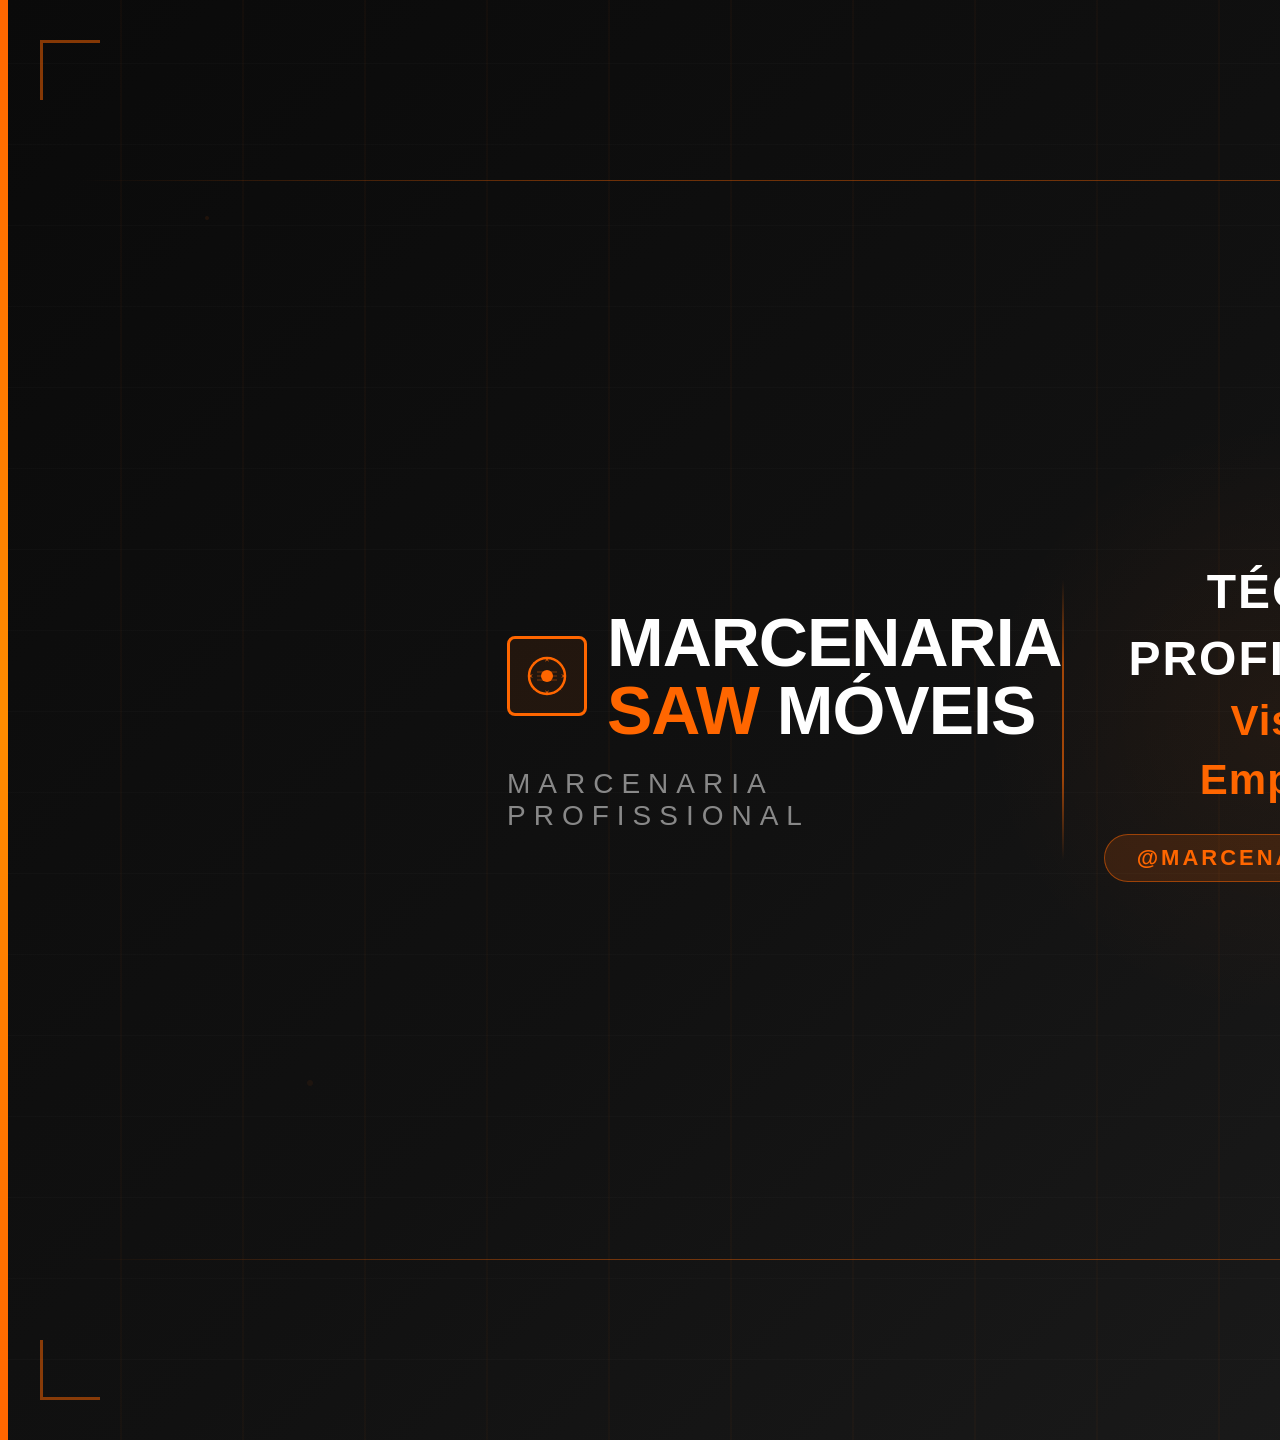
<file: banner_saw_moveis.html>
<!DOCTYPE html>
<html lang="pt-BR">
<head>
<meta charset="UTF-8">
<meta name="viewport" content="width=device-width, initial-scale=1.0">
<title>Banner - Marcenaria Saw Móveis</title>
<style>
  * { margin: 0; padding: 0; box-sizing: border-box; }

  body {
    width: 2560px;
    height: 1440px;
    overflow: hidden;
    background: #0a0a0a;
    font-family: 'Segoe UI', 'Arial Black', sans-serif;
  }

  .banner {
    width: 2560px;
    height: 1440px;
    position: relative;
    background: linear-gradient(135deg, #0a0a0a 0%, #111111 40%, #1a1a1a 70%, #0d0d0d 100%);
    display: flex;
    align-items: center;
    justify-content: center;
    overflow: hidden;
  }

  .bg-texture {
    position: absolute;
    inset: 0;
    background-image:
      repeating-linear-gradient(
        90deg,
        transparent,
        transparent 120px,
        rgba(255, 102, 0, 0.03) 120px,
        rgba(255, 102, 0, 0.03) 122px
      ),
      repeating-linear-gradient(
        0deg,
        transparent,
        transparent 80px,
        rgba(255,255,255,0.015) 80px,
        rgba(255,255,255,0.015) 81px
      );
  }

  .accent-left {
    position: absolute;
    left: 0;
    top: 0;
    bottom: 0;
    width: 8px;
    background: linear-gradient(180deg, #FF6600 0%, #FF8C00 50%, #FF6600 100%);
  }

  .accent-right {
    position: absolute;
    right: 0;
    top: 0;
    bottom: 0;
    width: 8px;
    background: linear-gradient(180deg, #FF6600 0%, #FF8C00 50%, #FF6600 100%);
  }

  .line-top {
    position: absolute;
    top: 180px;
    left: 80px;
    right: 80px;
    height: 1px;
    background: linear-gradient(90deg, transparent, rgba(255,102,0,0.4) 20%, rgba(255,102,0,0.4) 80%, transparent);
  }

  .line-bottom {
    position: absolute;
    bottom: 180px;
    left: 80px;
    right: 80px;
    height: 1px;
    background: linear-gradient(90deg, transparent, rgba(255,102,0,0.4) 20%, rgba(255,102,0,0.4) 80%, transparent);
  }

  .safe-zone {
    position: relative;
    width: 1546px;
    height: 423px;
    display: flex;
    align-items: center;
    justify-content: space-between;
    z-index: 10;
  }

  .left-block {
    display: flex;
    flex-direction: column;
    align-items: flex-start;
    justify-content: center;
    gap: 18px;
  }

  .brand-icon {
    display: flex;
    align-items: center;
    gap: 20px;
  }

  .icon-mark {
    width: 80px;
    height: 80px;
    border: 3px solid #FF6600;
    border-radius: 8px;
    display: flex;
    align-items: center;
    justify-content: center;
    background: rgba(255,102,0,0.08);
  }

  .icon-mark svg {
    width: 48px;
    height: 48px;
  }

  .brand-name {
    display: flex;
    flex-direction: column;
  }

  .brand-main {
    font-size: 68px;
    font-weight: 900;
    color: #ffffff;
    line-height: 1;
    letter-spacing: -1px;
    text-transform: uppercase;
  }

  .brand-main span {
    color: #FF6600;
  }

  .brand-sub {
    font-size: 28px;
    font-weight: 400;
    color: rgba(255,255,255,0.5);
    letter-spacing: 8px;
    text-transform: uppercase;
    margin-top: 6px;
  }

  .divider {
    width: 2px;
    height: 280px;
    background: linear-gradient(180deg, transparent, #FF6600 30%, #FF6600 70%, transparent);
    opacity: 0.6;
    flex-shrink: 0;
  }

  .center-block {
    display: flex;
    flex-direction: column;
    align-items: center;
    justify-content: center;
    text-align: center;
    gap: 24px;
    padding: 0 40px;
    flex: 1;
  }

  .tagline {
    font-size: 38px;
    font-weight: 300;
    color: rgba(255,255,255,0.85);
    line-height: 1.4;
    letter-spacing: 1px;
    text-align: center;
  }

  .tagline strong {
    display: block;
    font-size: 48px;
    font-weight: 800;
    color: #ffffff;
    text-transform: uppercase;
    letter-spacing: 2px;
  }

  .tagline em {
    display: block;
    font-style: normal;
    color: #FF6600;
    font-size: 42px;
    font-weight: 700;
  }

  .pill {
    display: inline-block;
    background: rgba(255,102,0,0.15);
    border: 1px solid rgba(255,102,0,0.5);
    border-radius: 50px;
    padding: 10px 32px;
    font-size: 22px;
    color: #FF6600;
    letter-spacing: 3px;
    text-transform: uppercase;
    font-weight: 600;
  }

  .divider-right {
    width: 2px;
    height: 280px;
    background: linear-gradient(180deg, transparent, #FF6600 30%, #FF6600 70%, transparent);
    opacity: 0.6;
    flex-shrink: 0;
  }

  .right-block {
    display: flex;
    flex-direction: column;
    align-items: flex-end;
    justify-content: center;
    gap: 20px;
  }

  .social-item {
    display: flex;
    align-items: center;
    gap: 14px;
  }

  .social-icon {
    width: 44px;
    height: 44px;
    border-radius: 10px;
    display: flex;
    align-items: center;
    justify-content: center;
    flex-shrink: 0;
  }

  .social-icon.yt { background: #FF0000; }
  .social-icon.ig { background: linear-gradient(135deg, #833ab4, #fd1d1d, #fcb045); }

  .social-icon svg {
    width: 26px;
    height: 26px;
    fill: white;
  }

  .social-text {
    font-size: 26px;
    color: rgba(255,255,255,0.8);
    font-weight: 500;
    letter-spacing: 0.5px;
  }

  .social-text span {
    color: #FF6600;
    font-weight: 700;
  }

  .glow {
    position: absolute;
    top: 50%;
    left: 50%;
    transform: translate(-50%, -50%);
    width: 600px;
    height: 600px;
    background: radial-gradient(ellipse, rgba(255,102,0,0.06) 0%, transparent 70%);
    pointer-events: none;
  }

  .corner {
    position: absolute;
    width: 60px;
    height: 60px;
  }
  .corner-tl { top: 40px; left: 40px; border-top: 3px solid rgba(255,102,0,0.5); border-left: 3px solid rgba(255,102,0,0.5); }
  .corner-tr { top: 40px; right: 40px; border-top: 3px solid rgba(255,102,0,0.5); border-right: 3px solid rgba(255,102,0,0.5); }
  .corner-bl { bottom: 40px; left: 40px; border-bottom: 3px solid rgba(255,102,0,0.5); border-left: 3px solid rgba(255,102,0,0.5); }
  .corner-br { bottom: 40px; right: 40px; border-bottom: 3px solid rgba(255,102,0,0.5); border-right: 3px solid rgba(255,102,0,0.5); }

  .particles {
    position: absolute;
    inset: 0;
    pointer-events: none;
    overflow: hidden;
  }
  .particle {
    position: absolute;
    border-radius: 50%;
    background: rgba(255,102,0,0.15);
  }
</style>
</head>
<body>
<div class="banner">
  <div class="bg-texture"></div>
  <div class="glow"></div>

  <div class="corner corner-tl"></div>
  <div class="corner corner-tr"></div>
  <div class="corner corner-bl"></div>
  <div class="corner corner-br"></div>

  <div class="accent-left"></div>
  <div class="accent-right"></div>

  <div class="line-top"></div>
  <div class="line-bottom"></div>

  <div class="particles">
    <div class="particle" style="width:4px;height:4px;top:15%;left:8%;opacity:0.6;"></div>
    <div class="particle" style="width:6px;height:6px;top:75%;left:12%;opacity:0.4;"></div>
    <div class="particle" style="width:3px;height:3px;top:30%;left:92%;opacity:0.5;"></div>
    <div class="particle" style="width:5px;height:5px;top:65%;left:88%;opacity:0.6;"></div>
    <div class="particle" style="width:8px;height:8px;top:20%;left:50%;opacity:0.2;"></div>
    <div class="particle" style="width:3px;height:3px;top:80%;left:60%;opacity:0.4;"></div>
    <div class="particle" style="width:5px;height:5px;top:45%;left:25%;opacity:0.3;"></div>
    <div class="particle" style="width:4px;height:4px;top:55%;left:75%;opacity:0.5;"></div>
  </div>

  <!-- ÁREA SEGURA CENTRAL -->
  <div class="safe-zone">

    <!-- ESQUERDA: Nome da marca -->
    <div class="left-block">
      <div class="brand-icon">
        <div class="icon-mark">
          <svg viewBox="0 0 48 48" fill="none" xmlns="http://www.w3.org/2000/svg">
            <circle cx="24" cy="24" r="18" stroke="#FF6600" stroke-width="2.5" fill="none"/>
            <circle cx="24" cy="24" r="6" fill="#FF6600"/>
            <path d="M24 6 L26 10 L24 8 L22 10 Z" fill="#FF6600"/>
            <path d="M24 42 L26 38 L24 40 L22 38 Z" fill="#FF6600"/>
            <path d="M6 24 L10 22 L8 24 L10 26 Z" fill="#FF6600"/>
            <path d="M42 24 L38 22 L40 24 L38 26 Z" fill="#FF6600"/>
            <path d="M9.5 9.5 L13 12 L10.5 10.5 L12 13 Z" fill="#FF6600"/>
            <path d="M38.5 38.5 L35 36 L37.5 37.5 L36 35 Z" fill="#FF6600"/>
            <path d="M38.5 9.5 L36 12 L37.5 10.5 L35 13 Z" fill="#FF6600"/>
            <path d="M9.5 38.5 L12 35 L10.5 37.5 L13 36 Z" fill="#FF6600"/>
            <line x1="14" y1="20" x2="34" y2="20" stroke="rgba(255,102,0,0.4)" stroke-width="1"/>
            <line x1="14" y1="24" x2="34" y2="24" stroke="rgba(255,102,0,0.4)" stroke-width="1"/>
            <line x1="14" y1="28" x2="34" y2="28" stroke="rgba(255,102,0,0.4)" stroke-width="1"/>
          </svg>
        </div>

        <div class="brand-name">
          <div class="brand-main">MARCENARIA<br><span>SAW</span> MÓVEIS</div>
        </div>
      </div>
      <div class="brand-sub">Marcenaria Profissional</div>
    </div>

    <!-- SEPARADOR -->
    <div class="divider"></div>

    <!-- CENTRO: Tagline -->
    <div class="center-block">
      <div class="tagline">
        <strong>Técnica Profissional</strong>
        <em>Visão de Empresário</em>
      </div>
      <div class="pill">@marcenariasawmoveis</div>
    </div>

    <!-- SEPARADOR -->
    <div class="divider-right"></div>

    <!-- DIREITA: Redes sociais -->
    <div class="right-block">
      <div class="social-item">
        <div class="social-icon yt">
          <svg viewBox="0 0 24 24" xmlns="http://www.w3.org/2000/svg">
            <path d="M23.5 6.2a3 3 0 0 0-2.1-2.1C19.5 3.6 12 3.6 12 3.6s-7.5 0-9.4.5A3 3 0 0 0 .5 6.2C0 8.1 0 12 0 12s0 3.9.5 5.8a3 3 0 0 0 2.1 2.1c1.9.5 9.4.5 9.4.5s7.5 0 9.4-.5a3 3 0 0 0 2.1-2.1C24 15.9 24 12 24 12s0-3.9-.5-5.8zM9.7 15.5V8.5l6.3 3.5-6.3 3.5z"/>
          </svg>
        </div>
        <div class="social-text"><span>YouTube</span> · Marcenaria Saw Móveis</div>
      </div>

      <div class="social-item">
        <div class="social-icon ig">
          <svg viewBox="0 0 24 24" xmlns="http://www.w3.org/2000/svg">
            <path d="M12 2.2c3.2 0 3.6 0 4.9.1 3.3.1 4.8 1.7 4.9 4.9.1 1.3.1 1.6.1 4.8 0 3.2 0 3.6-.1 4.8-.1 3.2-1.7 4.8-4.9 4.9-1.3.1-1.6.1-4.9.1-3.2 0-3.6 0-4.8-.1-3.3-.1-4.8-1.7-4.9-4.9C2.2 15.6 2.2 15.2 2.2 12c0-3.2 0-3.6.1-4.8C2.4 3.9 4 2.3 7.2 2.3 8.4 2.2 8.8 2.2 12 2.2zM12 0C8.7 0 8.3 0 7.1.1 2.7.3.3 2.7.1 7.1.0 8.3 0 8.7 0 12c0 3.3 0 3.7.1 4.9.2 4.4 2.6 6.8 7 7C8.3 24 8.7 24 12 24c3.3 0 3.7 0 4.9-.1 4.4-.2 6.8-2.6 7-7 .1-1.2.1-1.6.1-4.9 0-3.3 0-3.7-.1-4.9C23.7 2.7 21.3.3 16.9.1 15.7 0 15.3 0 12 0zm0 5.8a6.2 6.2 0 1 0 0 12.4A6.2 6.2 0 0 0 12 5.8zm0 10.2a4 4 0 1 1 0-8 4 4 0 0 1 0 8zm6.4-11.8a1.4 1.4 0 1 0 0 2.8 1.4 1.4 0 0 0 0-2.8z"/>
          </svg>
        </div>
        <div class="social-text"><span>Instagram</span> · @marcenariasawmoveis</div>
      </div>

      <div class="social-item">
        <div class="social-icon" style="background: rgba(255,102,0,0.2); border: 1px solid rgba(255,102,0,0.5);">
          <svg viewBox="0 0 24 24" fill="#FF6600" xmlns="http://www.w3.org/2000/svg">
            <path d="M20 4H4c-1.1 0-2 .9-2 2v12c0 1.1.9 2 2 2h16c1.1 0 2-.9 2-2V6c0-1.1-.9-2-2-2zm0 4l-8 5-8-5V6l8 5 8-5v2z"/>
          </svg>
        </div>
        <div class="social-text">vendas02@sawmoveis.com.br</div>
      </div>
    </div>

  </div><!-- /safe-zone -->

</div><!-- /banner -->
</body>
</html>
</file>
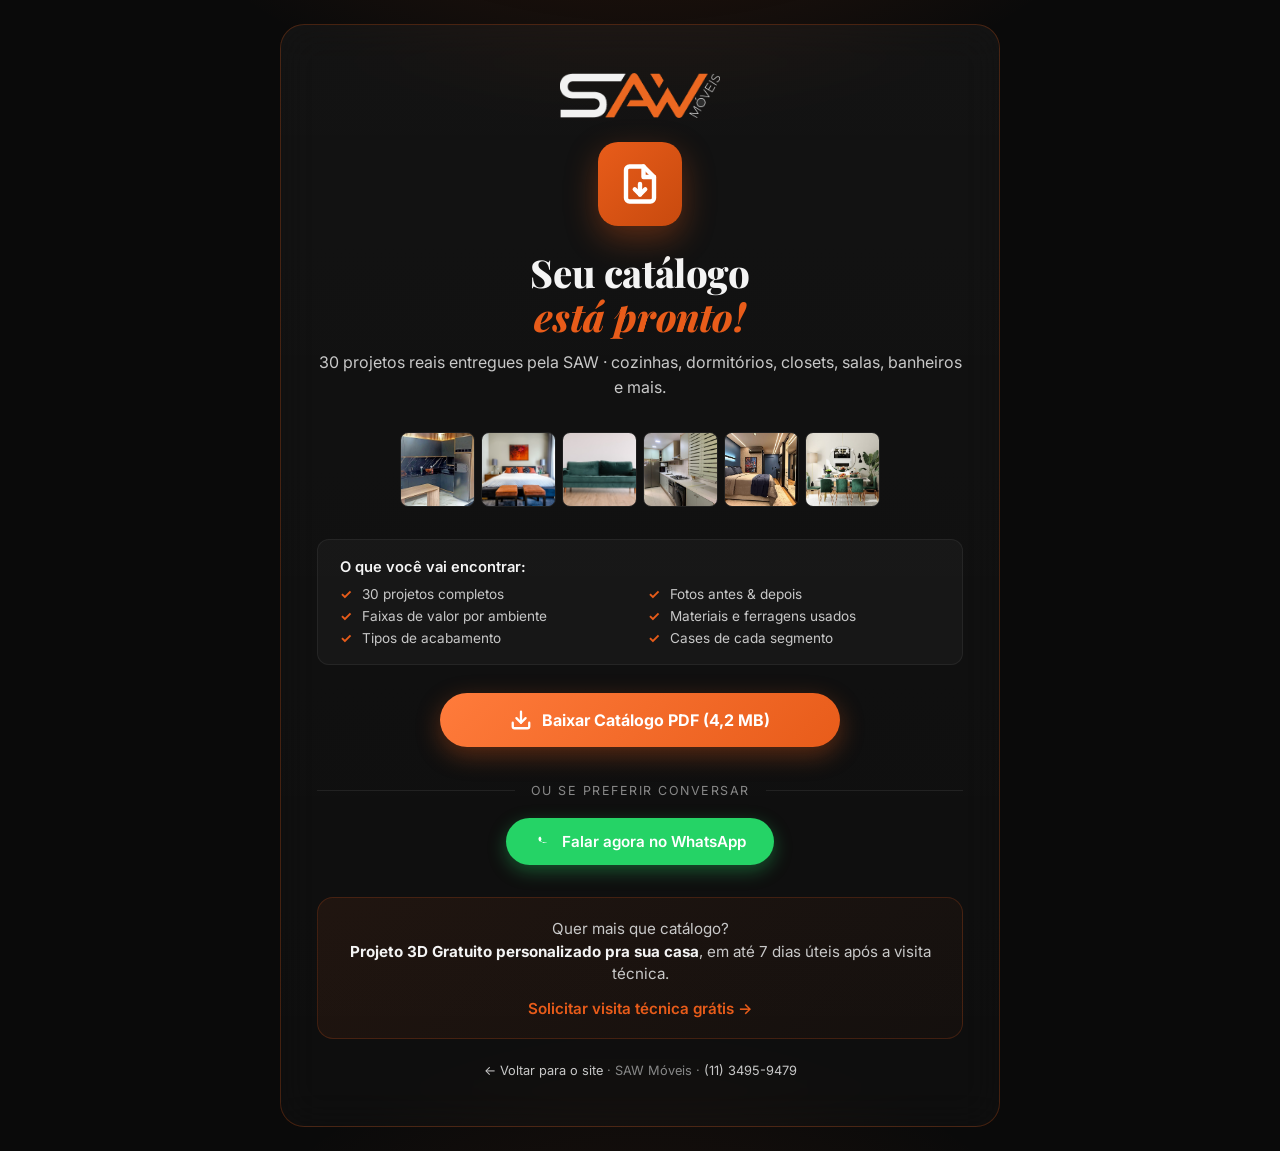
<file: catalogo-saw.html>
<!DOCTYPE html>
<html lang="pt-BR">
<head>
  <meta charset="UTF-8" />
  <meta name="viewport" content="width=device-width, initial-scale=1.0" />
  <title>Seu catálogo está pronto | SAW Móveis</title>
  <meta name="description" content="Baixe o catálogo PDF com 30 projetos da SAW Móveis." />
  <meta name="robots" content="noindex, nofollow" />
  <meta name="theme-color" content="#0a0a0a" />
  <link rel="icon" type="image/x-icon" href="assets/favicon.ico" />
  <link rel="apple-touch-icon" sizes="180x180" href="assets/apple-touch-icon.png" />
  <link rel="preconnect" href="https://fonts.googleapis.com" />
  <link rel="preconnect" href="https://fonts.gstatic.com" crossorigin />
  <link href="https://fonts.googleapis.com/css2?family=Inter:wght@400;500;600;700;800&family=Playfair+Display:wght@700;800&display=swap" rel="stylesheet" />

  <script async src="https://www.googletagmanager.com/gtag/js?id=G-VTE07M6DXV"></script>
  <script>
    window.dataLayer = window.dataLayer || [];
    function gtag(){ dataLayer.push(arguments); }
    gtag('js', new Date());
    gtag('config', 'G-VTE07M6DXV');
    gtag('config', 'AW-18138350559');
  </script>
  <script>
    !function(f,b,e,v,n,t,s){if(f.fbq)return;n=f.fbq=function(){n.callMethod?
    n.callMethod.apply(n,arguments):n.queue.push(arguments)};if(!f._fbq)f._fbq=n;
    n.push=n;n.loaded=!0;n.version='2.0';n.queue=[];t=b.createElement(e);t.async=!0;
    t.src=v;s=b.getElementsByTagName(e)[0];s.parentNode.insertBefore(t,s)}(window,
    document,'script','https://connect.facebook.net/en_US/fbevents.js');
    fbq('init', '1781211002580448');
    fbq('track', 'PageView');
  </script>

  <style>
    *,*::before,*::after { box-sizing: border-box; margin: 0; padding: 0; }
    :root {
      --orange: #E85C1A;
      --orange-light: #FF7B3B;
      --orange-dark: #C84A0E;
      --bg-0: #0a0a0a;
      --bg-1: #111113;
      --bg-2: #1A1A1C;
      --text-0: #F4F4F4;
      --text-1: #C8C8C8;
      --text-2: #888;
      --green: #25d366;
    }
    html, body {
      font-family: 'Inter', -apple-system, BlinkMacSystemFont, sans-serif;
      background: var(--bg-0);
      color: var(--text-0);
      min-height: 100vh;
      overflow-x: hidden;
    }
    body {
      display: flex;
      flex-direction: column;
      align-items: center;
      justify-content: center;
      padding: 24px;
      background:
        radial-gradient(ellipse 70% 50% at 50% -20%, rgba(232,92,26,0.18) 0%, transparent 60%),
        radial-gradient(ellipse 60% 50% at 50% 120%, rgba(232,92,26,0.10) 0%, transparent 60%),
        var(--bg-0);
    }
    .cat {
      max-width: 720px;
      width: 100%;
      background: linear-gradient(180deg, rgba(255,255,255,0.04), rgba(255,255,255,0.02));
      border: 1px solid rgba(232,92,26,0.25);
      border-radius: 24px;
      padding: 48px 36px;
      text-align: center;
      backdrop-filter: blur(20px);
      animation: fadeUp 0.6s cubic-bezier(0.4,0,0.2,1);
    }
    @media (max-width: 540px) {
      .cat { padding: 36px 22px; border-radius: 18px; }
    }
    @keyframes fadeUp {
      from { opacity: 0; transform: translateY(20px); }
      to   { opacity: 1; transform: translateY(0); }
    }
    .cat__logo { max-width: 160px; margin: 0 auto 24px; display: block; }
    .cat__icon {
      width: 84px;
      height: 84px;
      margin: 0 auto 24px;
      background: linear-gradient(135deg, var(--orange), var(--orange-dark));
      border-radius: 20px;
      display: flex; align-items: center; justify-content: center;
      box-shadow: 0 12px 32px rgba(232,92,26,0.35);
      animation: pop 0.6s cubic-bezier(0.34, 1.56, 0.64, 1) 0.1s both;
    }
    @keyframes pop {
      0%   { transform: scale(0); }
      70%  { transform: scale(1.1); }
      100% { transform: scale(1); }
    }
    .cat h1 {
      font-family: 'Playfair Display', Georgia, serif;
      font-size: clamp(1.8rem, 4vw, 2.4rem);
      font-weight: 800;
      line-height: 1.15;
      margin-bottom: 12px;
      letter-spacing: -0.01em;
      color: var(--text-0);
    }
    .cat h1 .accent {
      color: var(--orange);
      font-style: italic;
    }
    .cat__sub {
      font-size: 1rem;
      color: var(--text-1);
      margin-bottom: 32px;
      line-height: 1.55;
    }

    /* Preview do catálogo */
    .cat__preview {
      display: grid;
      grid-template-columns: repeat(6, 1fr);
      gap: 6px;
      max-width: 480px;
      margin: 0 auto 32px;
    }
    @media (max-width: 540px) {
      .cat__preview { grid-template-columns: repeat(3, 1fr); }
    }
    .cat__preview img {
      width: 100%;
      aspect-ratio: 1/1;
      object-fit: cover;
      border-radius: 8px;
      border: 1px solid rgba(255,255,255,0.06);
      transition: transform 0.3s;
    }
    .cat__preview img:hover { transform: scale(1.05); border-color: var(--orange); }
    .cat__what {
      background: rgba(255,255,255,0.03);
      border: 1px solid rgba(255,255,255,0.06);
      border-radius: 12px;
      padding: 18px 22px;
      margin-bottom: 28px;
      text-align: left;
    }
    .cat__what h3 {
      font-size: 0.92rem;
      color: var(--text-0);
      margin-bottom: 10px;
      font-weight: 600;
    }
    .cat__what ul {
      list-style: none;
      padding: 0;
      display: grid;
      grid-template-columns: repeat(2, 1fr);
      gap: 6px 16px;
    }
    @media (max-width: 540px) {
      .cat__what ul { grid-template-columns: 1fr; }
    }
    .cat__what li {
      color: var(--text-1);
      font-size: 0.85rem;
      padding-left: 22px;
      position: relative;
    }
    .cat__what li::before {
      content: '✓';
      position: absolute;
      left: 0;
      color: var(--orange);
      font-weight: 700;
    }

    .cat__btn {
      display: inline-flex;
      align-items: center;
      justify-content: center;
      gap: 10px;
      padding: 16px 32px;
      background: linear-gradient(135deg, var(--orange-light), var(--orange));
      color: white;
      text-decoration: none;
      border: none;
      border-radius: 999px;
      font-family: inherit;
      font-weight: 700;
      font-size: 1rem;
      cursor: pointer;
      transition: all 0.25s;
      box-shadow: 0 8px 24px rgba(232,92,26,0.35);
      margin-bottom: 16px;
      width: 100%;
      max-width: 400px;
    }
    .cat__btn:hover {
      transform: translateY(-2px);
      box-shadow: 0 12px 32px rgba(232,92,26,0.5);
    }
    .cat__btn svg { width: 22px; height: 22px; }

    .cat__divider {
      display: flex; align-items: center; gap: 16px; color: var(--text-2);
      margin: 20px 0; font-size: 0.78rem; text-transform: uppercase; letter-spacing: 1.5px;
    }
    .cat__divider::before, .cat__divider::after {
      content: ''; flex: 1; height: 1px; background: rgba(255,255,255,0.08);
    }

    .cat__whatsapp {
      display: inline-flex;
      align-items: center;
      gap: 10px;
      padding: 14px 28px;
      background: var(--green);
      color: white;
      text-decoration: none;
      border-radius: 999px;
      font-weight: 600;
      font-size: 0.95rem;
      box-shadow: 0 6px 18px rgba(37,211,102,0.35);
      transition: transform 0.2s;
    }
    .cat__whatsapp:hover { transform: translateY(-2px); }
    .cat__whatsapp svg { width: 18px; height: 18px; }

    .cat__cta-projeto {
      margin-top: 32px;
      padding: 20px;
      background: linear-gradient(135deg, rgba(232,92,26,0.08), rgba(232,92,26,0.03));
      border: 1px solid rgba(232,92,26,0.2);
      border-radius: 16px;
    }
    .cat__cta-projeto p {
      font-size: 0.95rem;
      color: var(--text-1);
      margin-bottom: 12px;
      line-height: 1.5;
    }
    .cat__cta-projeto p strong { color: var(--text-0); }
    .cat__cta-projeto a {
      color: var(--orange);
      text-decoration: none;
      font-weight: 600;
      font-size: 0.95rem;
    }
    .cat__cta-projeto a:hover { color: var(--orange-light); }

    .cat__foot {
      margin-top: 24px;
      font-size: 0.8rem;
      color: var(--text-2);
    }
    .cat__foot a { color: var(--text-1); text-decoration: none; }
    .cat__foot a:hover { color: var(--orange); }
  </style>
</head>
<body>

  <main class="cat">
    <img src="assets/logo-principal.png" alt="SAW Móveis" class="cat__logo" />

    <div class="cat__icon" aria-hidden="true">
      <svg width="42" height="42" viewBox="0 0 24 24" fill="none" stroke="white" stroke-width="2.5" stroke-linecap="round" stroke-linejoin="round">
        <path d="M14 2H6a2 2 0 00-2 2v16a2 2 0 002 2h12a2 2 0 002-2V8z"/>
        <polyline points="14 2 14 8 20 8"/>
        <line x1="12" y1="18" x2="12" y2="12"/>
        <polyline points="9 15 12 18 15 15"/>
      </svg>
    </div>

    <h1>Seu catálogo<span id="nomeUser"></span><br/><span class="accent">está pronto!</span></h1>
    <p class="cat__sub">
      30 projetos reais entregues pela SAW · cozinhas, dormitórios, closets, salas, banheiros e mais.
    </p>

    <!-- Preview com 6 thumbnails -->
    <div class="cat__preview">
      <img src="fotos/gal-cozinha.jpg" alt="Cozinha" loading="lazy"/>
      <img src="fotos/gal-dormitorio1.jpg" alt="Dormitório" loading="lazy"/>
      <img src="fotos/gal-sala.jpg" alt="Sala" loading="lazy"/>
      <img src="fotos/gal-cozinha2.jpg" alt="Cozinha 2" loading="lazy"/>
      <img src="fotos/gal-dormitorio-v2.jpg" alt="Dormitório 2" loading="lazy"/>
      <img src="fotos/gal-jantar.jpg" alt="Jantar" loading="lazy"/>
    </div>

    <!-- O que tem no catálogo -->
    <div class="cat__what">
      <h3>O que você vai encontrar:</h3>
      <ul>
        <li>30 projetos completos</li>
        <li>Fotos antes & depois</li>
        <li>Faixas de valor por ambiente</li>
        <li>Materiais e ferragens usados</li>
        <li>Tipos de acabamento</li>
        <li>Cases de cada segmento</li>
      </ul>
    </div>

    <a href="catalogo-saw-moveis.pdf" download="Catalogo-SAW-Moveis.pdf" class="cat__btn" id="btnDownload">
      <svg viewBox="0 0 24 24" fill="none" stroke="currentColor" stroke-width="2.5" stroke-linecap="round" stroke-linejoin="round"><path d="M21 15v4a2 2 0 01-2 2H5a2 2 0 01-2-2v-4"/><polyline points="7 10 12 15 17 10"/><line x1="12" y1="15" x2="12" y2="3"/></svg>
      Baixar Catálogo PDF (4,2 MB)
    </a>

    <div class="cat__divider">ou se preferir conversar</div>

    <a id="btnWhatsApp" href="https://wa.me/551134959479" target="_blank" rel="noopener" class="cat__whatsapp">
      <svg viewBox="0 0 24 24" fill="currentColor"><path d="M17.472 14.382c-.297-.149-1.758-.867-2.03-.967-.273-.099-.471-.148-.67.15-.197.297-.767.966-.94 1.164-.173.199-.347.223-.644.075-.297-.15-1.255-.463-2.39-1.475-.883-.788-1.48-1.761-1.653-2.059-.173-.297-.018-.458.13-.606.134-.133.298-.347.446-.52.149-.174.198-.298.298-.497.099-.198.05-.371-.025-.52-.075-.149-.669-1.612-.916-2.207-.242-.579-.487-.5-.669-.51-.173-.008-.371-.01-.57-.01-.198 0-.52.074-.792.372-.272.297-1.04 1.016-1.04 2.479 0 1.462 1.065 2.875 1.213 3.074z"/></svg>
      Falar agora no WhatsApp
    </a>

    <div class="cat__cta-projeto">
      <p>Quer mais que catálogo?<br/><strong>Projeto 3D Gratuito personalizado pra sua casa</strong>, em até 7 dias úteis após a visita técnica.</p>
      <a href="/#formulario">Solicitar visita técnica grátis →</a>
    </div>

    <p class="cat__foot">
      <a href="/">← Voltar para o site</a> · SAW Móveis · <a href="tel:1134959479">(11) 3495-9479</a>
    </p>
  </main>

  <script>
    /* ── Lê parâmetros da URL ── */
    const params = new URLSearchParams(window.location.search);
    const nome   = (params.get('nome')      || '').trim();
    const email  = (params.get('email')     || '').trim();
    const tel    = (params.get('telefone')  || '').trim();

    /* ── Personaliza saudação ── */
    if (nome && nome !== '(sem nome)') {
      const primeiro = nome.split(' ')[0];
      document.getElementById('nomeUser').textContent = ', ' + primeiro;
    }

    /* ── Failsafe: captura redundante no Worker (se falhou na origem) ── */
    const CAMPANHAS_API = (location.hostname === 'localhost' || location.hostname === '127.0.0.1')
      ? 'http://localhost:3000'
      : 'https://saw-leads.ivan-fbarbosa31.workers.dev';

    if ((nome || email || tel) && (nome !== '(sem nome)' || tel)) {
      fetch(CAMPANHAS_API + '/leads', {
        method: 'POST',
        headers: { 'Content-Type': 'application/json' },
        body: JSON.stringify({
          nome: nome || '(sem nome)',
          telefone: tel || email || '',
          interesse: 'Catalogo PDF',
          origem: 'catalogo_failsafe',
          tags: ['site', 'catalogo', 'lead-frio', 'failsafe'],
          metadata: { email: email || null, url_params: location.search }
        })
      })
      .then(r => r.json())
      .then(d => console.log('[catalogo-failsafe] OK:', d?.lead?.id || 'já-existia'))
      .catch(err => console.warn('[catalogo-failsafe] falhou (silencioso):', err.message));
    }

    /* ── Dispara evento de lead (catálogo é lead frio mas é lead) ── */
    if (typeof gtag !== 'undefined') {
      gtag('event', 'generate_lead', {
        currency: 'BRL', value: 500,
        lead_source: 'catalogo_pdf',
        content_type: 'pdf'
      });
    }
    if (typeof fbq !== 'undefined') {
      fbq('track', 'Lead', { value: 500, currency: 'BRL', content_category: 'catalogo' });
    }

    /* ── Mensagem WhatsApp pré-preenchida ── */
    let msg = 'Olá! Acabei de baixar o catálogo da SAW Móveis pelo site.\n\n';
    if (nome && nome !== '(sem nome)') msg += '*Nome:* ' + nome + '\n';
    if (email) msg += '*E-mail:* ' + email + '\n';
    if (tel)   msg += '*WhatsApp:* ' + tel + '\n';
    msg += '\nGostaria de saber mais sobre um projeto pra minha casa.';
    document.getElementById('btnWhatsApp').href = 'https://wa.me/551134959479?text=' + encodeURIComponent(msg);

    /* ── Tracking dos cliques ── */
    document.getElementById('btnDownload').addEventListener('click', function() {
      if (typeof fbq !== 'undefined') fbq('trackCustom', 'CatalogDownloaded');
      if (typeof gtag !== 'undefined') gtag('event', 'catalog_pdf_downloaded');
    });
    document.getElementById('btnWhatsApp').addEventListener('click', function() {
      if (typeof gtag !== 'undefined') gtag('event', 'catalog_whatsapp_click');
    });
    document.querySelectorAll('.cat__cta-projeto a').forEach(a => {
      a.addEventListener('click', function() {
        if (typeof gtag !== 'undefined') gtag('event', 'catalog_request_visit');
        if (typeof fbq !== 'undefined') fbq('trackCustom', 'CatalogRequestedVisit');
      });
    });

    /* ── Auto-download REMOVIDO ── */
    /* Decisão UX: usuário precisa decidir baixar. Auto-download em 1.5s era */
    /* agressivo, browsers bloqueavam, conexões lentas frustravam. */
    /* O CTA principal está bem destacado, basta 1 clique. */
  </script>

</body>
</html>
</file>
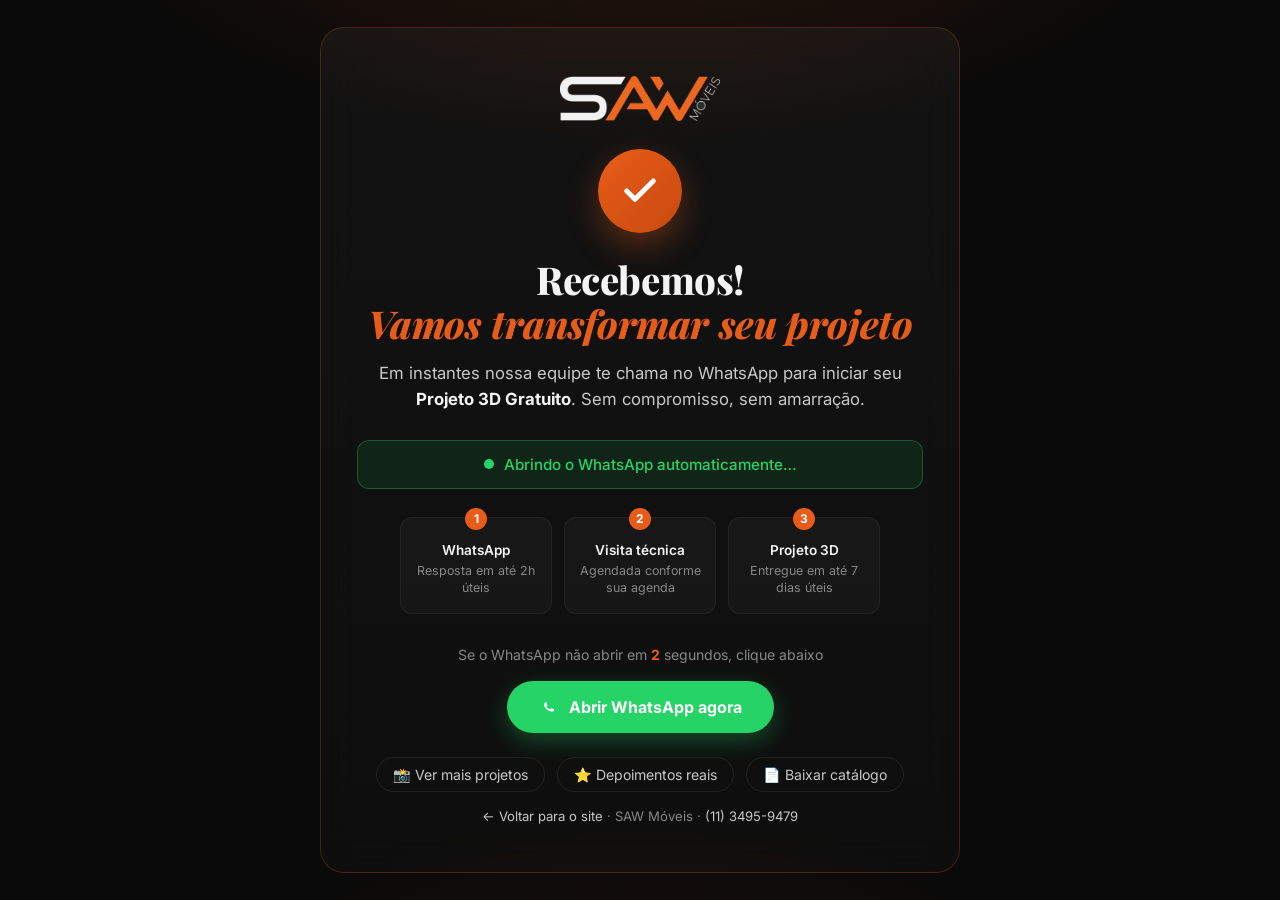
<file: obrigado.html>
<!DOCTYPE html>
<html lang="pt-BR">
<head>
  <meta charset="UTF-8" />
  <meta name="viewport" content="width=device-width, initial-scale=1.0" />
  <title>Recebemos seu pedido! | SAW Móveis</title>
  <meta name="description" content="Recebemos seu pedido de Projeto 3D. Em instantes nossa equipe te chama no WhatsApp." />
  <meta name="robots" content="noindex, nofollow" />
  <meta name="theme-color" content="#0a0a0a" />
  <link rel="icon" type="image/x-icon" href="assets/favicon.ico" />
  <link rel="apple-touch-icon" sizes="180x180" href="assets/apple-touch-icon.png" />
  <link rel="preconnect" href="https://fonts.googleapis.com" />
  <link rel="preconnect" href="https://fonts.gstatic.com" crossorigin />
  <link href="https://fonts.googleapis.com/css2?family=Inter:wght@400;500;600;700;800&family=Playfair+Display:wght@700;800&display=swap" rel="stylesheet" />

  <!-- ═══════════════════════════════════════════
       GOOGLE ANALYTICS 4 + Google Ads
  ════════════════════════════════════════════ -->
  <script async src="https://www.googletagmanager.com/gtag/js?id=G-VTE07M6DXV"></script>
  <script>
    window.dataLayer = window.dataLayer || [];
    function gtag(){ dataLayer.push(arguments); }
    gtag('js', new Date());
    gtag('config', 'G-VTE07M6DXV');
    gtag('config', 'AW-18138350559');
  </script>

  <!-- ═══════════════════════════════════════════
       META PIXEL
  ════════════════════════════════════════════ -->
  <script>
    !function(f,b,e,v,n,t,s){if(f.fbq)return;n=f.fbq=function(){n.callMethod?
    n.callMethod.apply(n,arguments):n.queue.push(arguments)};if(!f._fbq)f._fbq=n;
    n.push=n;n.loaded=!0;n.version='2.0';n.queue=[];t=b.createElement(e);t.async=!0;
    t.src=v;s=b.getElementsByTagName(e)[0];s.parentNode.insertBefore(t,s)}(window,
    document,'script','https://connect.facebook.net/en_US/fbevents.js');
    fbq('init', '1781211002580448');
    fbq('track', 'PageView');
  </script>

  <style>
    *,*::before,*::after { box-sizing: border-box; margin: 0; padding: 0; }
    :root {
      --orange: #E85C1A;
      --orange-light: #FF7B3B;
      --orange-dark: #C84A0E;
      --bg-0: #0a0a0a;
      --bg-1: #111113;
      --bg-2: #1A1A1C;
      --text-0: #F4F4F4;
      --text-1: #C8C8C8;
      --text-2: #888;
      --green: #25d366;
    }
    html, body {
      font-family: 'Inter', -apple-system, BlinkMacSystemFont, sans-serif;
      background: var(--bg-0);
      color: var(--text-0);
      min-height: 100vh;
      overflow-x: hidden;
    }
    body {
      display: flex;
      align-items: center;
      justify-content: center;
      padding: 24px;
      background:
        radial-gradient(ellipse 80% 60% at 50% -20%, rgba(232,92,26,0.18) 0%, transparent 60%),
        radial-gradient(ellipse 60% 50% at 50% 120%, rgba(232,92,26,0.10) 0%, transparent 60%),
        var(--bg-0);
    }
    .obrigado {
      max-width: 640px;
      width: 100%;
      background: linear-gradient(180deg, rgba(255,255,255,0.04), rgba(255,255,255,0.02));
      border: 1px solid rgba(232,92,26,0.25);
      border-radius: 24px;
      padding: 48px 36px;
      text-align: center;
      backdrop-filter: blur(20px);
      animation: fadeUp 0.6s cubic-bezier(0.4,0,0.2,1);
    }
    @media (max-width: 540px) {
      .obrigado { padding: 36px 22px; border-radius: 18px; }
    }
    @keyframes fadeUp {
      from { opacity: 0; transform: translateY(20px); }
      to   { opacity: 1; transform: translateY(0); }
    }
    .obrigado__logo {
      max-width: 160px;
      margin: 0 auto 28px;
      display: block;
    }
    .obrigado__check {
      width: 84px;
      height: 84px;
      margin: 0 auto 24px;
      background: linear-gradient(135deg, var(--orange), var(--orange-dark));
      border-radius: 50%;
      display: flex;
      align-items: center;
      justify-content: center;
      box-shadow: 0 12px 32px rgba(232,92,26,0.35);
      animation: pop 0.6s cubic-bezier(0.34, 1.56, 0.64, 1) 0.1s both;
    }
    @keyframes pop {
      0%   { transform: scale(0); }
      70%  { transform: scale(1.1); }
      100% { transform: scale(1); }
    }
    .obrigado h1 {
      font-family: 'Playfair Display', Georgia, serif;
      font-size: clamp(1.8rem, 4vw, 2.4rem);
      font-weight: 800;
      letter-spacing: -0.01em;
      line-height: 1.15;
      margin-bottom: 14px;
      color: var(--text-0);
    }
    .obrigado h1 .accent {
      color: var(--orange);
      font-style: italic;
    }
    .obrigado__subtitle {
      font-size: 1.05rem;
      color: var(--text-1);
      margin-bottom: 28px;
      line-height: 1.55;
    }
    .obrigado__subtitle strong { color: var(--text-0); }
    .obrigado__status {
      background: rgba(37, 211, 102, 0.1);
      border: 1px solid rgba(37, 211, 102, 0.3);
      border-radius: 12px;
      padding: 14px 18px;
      margin-bottom: 28px;
      display: flex;
      align-items: center;
      justify-content: center;
      gap: 10px;
      font-size: 0.95rem;
      color: var(--green);
      font-weight: 500;
    }
    .obrigado__status::before {
      content: '';
      width: 10px;
      height: 10px;
      background: var(--green);
      border-radius: 50%;
      animation: pulse 1.4s infinite;
      flex-shrink: 0;
    }
    @keyframes pulse {
      0%, 100% { opacity: 1; transform: scale(1); }
      50%      { opacity: 0.4; transform: scale(1.4); }
    }

    /* Timeline próximos passos */
    .obrigado__steps {
      display: grid;
      grid-template-columns: repeat(3, 1fr);
      gap: 12px;
      margin: 0 auto 32px;
      max-width: 480px;
    }
    @media (max-width: 540px) {
      .obrigado__steps { grid-template-columns: 1fr; gap: 10px; }
    }
    .obrigado__step {
      background: rgba(255,255,255,0.03);
      border: 1px solid rgba(255,255,255,0.05);
      border-radius: 12px;
      padding: 16px 12px;
      text-align: center;
      position: relative;
    }
    .obrigado__step::before {
      content: attr(data-step);
      position: absolute;
      top: -10px;
      left: 50%;
      transform: translateX(-50%);
      width: 22px;
      height: 22px;
      border-radius: 50%;
      background: var(--orange);
      color: white;
      font-size: 0.75rem;
      font-weight: 700;
      display: flex;
      align-items: center;
      justify-content: center;
    }
    .obrigado__step h4 {
      font-size: 0.85rem;
      color: var(--text-0);
      margin: 8px 0 4px;
      font-weight: 600;
    }
    .obrigado__step p {
      font-size: 0.78rem;
      color: var(--text-2);
      line-height: 1.4;
    }

    .obrigado__counter {
      font-size: 0.88rem;
      color: var(--text-2);
      margin-bottom: 18px;
    }
    #contador { color: var(--orange); font-weight: 700; }

    .obrigado__btn {
      display: inline-flex;
      align-items: center;
      justify-content: center;
      gap: 10px;
      padding: 16px 32px;
      background: var(--green);
      color: white;
      text-decoration: none;
      border-radius: 999px;
      font-weight: 700;
      font-size: 1rem;
      transition: all 0.25s;
      box-shadow: 0 8px 24px rgba(37, 211, 102, 0.3);
      margin-bottom: 24px;
    }
    .obrigado__btn:hover {
      transform: translateY(-2px);
      box-shadow: 0 12px 32px rgba(37, 211, 102, 0.45);
    }
    .obrigado__btn svg { width: 20px; height: 20px; }

    .obrigado__alt {
      display: flex;
      gap: 12px;
      justify-content: center;
      flex-wrap: wrap;
      margin-bottom: 16px;
    }
    .obrigado__alt a {
      color: var(--text-1);
      text-decoration: none;
      font-size: 0.88rem;
      padding: 8px 16px;
      border: 1px solid rgba(255,255,255,0.08);
      border-radius: 999px;
      transition: all 0.2s;
    }
    .obrigado__alt a:hover {
      border-color: var(--orange);
      color: var(--orange);
    }

    .obrigado__foot {
      font-size: 0.82rem;
      color: var(--text-2);
      margin-top: 12px;
    }
    .obrigado__foot a { color: var(--text-1); text-decoration: none; }
    .obrigado__foot a:hover { color: var(--orange); }
  </style>
</head>
<body>

  <main class="obrigado">
    <img src="assets/logo-principal.png" alt="SAW Móveis" class="obrigado__logo" />

    <div class="obrigado__check" aria-hidden="true">
      <svg width="40" height="40" viewBox="0 0 24 24" fill="none" stroke="white" stroke-width="3" stroke-linecap="round" stroke-linejoin="round">
        <polyline points="20 6 9 17 4 12"></polyline>
      </svg>
    </div>

    <h1>Recebemos<span id="nomeUsuario"></span>!<br/><span class="accent">Vamos transformar seu projeto</span></h1>
    <p class="obrigado__subtitle">
      Em instantes nossa equipe te chama no WhatsApp para iniciar seu <strong id="ambienteCustom">Projeto 3D Gratuito</strong>. Sem compromisso, sem amarração.
    </p>

    <div class="obrigado__status" id="statusBar">
      Abrindo o WhatsApp automaticamente…
    </div>

    <!-- Próximos passos (gerência expectativa) -->
    <div class="obrigado__steps">
      <div class="obrigado__step" data-step="1">
        <h4>WhatsApp</h4>
        <p>Resposta em até 2h úteis</p>
      </div>
      <div class="obrigado__step" data-step="2">
        <h4>Visita técnica</h4>
        <p>Agendada conforme sua agenda</p>
      </div>
      <div class="obrigado__step" data-step="3">
        <h4>Projeto 3D</h4>
        <p>Entregue em até 7 dias úteis</p>
      </div>
    </div>

    <p class="obrigado__counter">
      Se o WhatsApp não abrir em <span id="contador">3</span> segundos, clique abaixo
    </p>

    <a id="btnWhatsApp" href="https://wa.me/551134959479" target="_blank" rel="noopener" class="obrigado__btn">
      <svg viewBox="0 0 24 24" fill="currentColor"><path d="M17.472 14.382c-.297-.149-1.758-.867-2.03-.967-.273-.099-.471-.148-.67.15-.197.297-.767.966-.94 1.164-.173.199-.347.223-.644.075-.297-.15-1.255-.463-2.39-1.475-.883-.788-1.48-1.761-1.653-2.059-.173-.297-.018-.458.13-.606.134-.133.298-.347.446-.52.149-.174.198-.298.298-.497.099-.198.05-.371-.025-.52-.075-.149-.669-1.612-.916-2.207-.242-.579-.487-.5-.669-.51-.173-.008-.371-.01-.57-.01-.198 0-.52.074-.792.372-.272.297-1.04 1.016-1.04 2.479 0 1.462 1.065 2.875 1.213 3.074.149.198 2.096 3.2 5.077 4.487.709.306 1.262.489 1.694.625.712.227 1.36.195 1.871.118.571-.085 1.758-.719 2.006-1.413.248-.694.248-1.289.173-1.413-.074-.124-.272-.198-.57-.347z"/></svg>
      Abrir WhatsApp agora
    </a>

    <!-- CTAs secundários enquanto aguarda -->
    <div class="obrigado__alt">
      <a href="/#galeria">📸 Ver mais projetos</a>
      <a href="/#depoimentos">⭐ Depoimentos reais</a>
      <a href="catalogo-saw.html">📄 Baixar catálogo</a>
    </div>

    <p class="obrigado__foot">
      <a href="/">← Voltar para o site</a> · SAW Móveis · <a href="tel:1134959479">(11) 3495-9479</a>
    </p>
  </main>

  <script>
    /* ── Lê parâmetros da URL ── */
    const params    = new URLSearchParams(window.location.search);
    const nome      = (params.get('nome')      || '').trim();
    const telefone  = (params.get('telefone')  || '').trim();
    const ambiente  = (params.get('ambiente')  || '').trim();
    const descricao = (params.get('descricao') || '').trim();

    /* ── Personaliza saudação ── */
    if (nome) {
      const primeiro = nome.split(' ')[0];
      document.getElementById('nomeUsuario').textContent = ', ' + primeiro;
    }
    if (ambiente) {
      const ambientesLabels = {
        'cozinha': 'Projeto 3D da sua Cozinha',
        'dormitorio': 'Projeto 3D do seu Dormitório',
        'closet': 'Projeto 3D do seu Closet',
        'sala': 'Projeto 3D da sua Sala',
        'home-office': 'Projeto 3D do seu Home Office',
        'completo': 'Projeto 3D Completo',
        'banheiro': 'Projeto 3D do seu Banheiro'
      };
      const key = ambiente.toLowerCase().replace(/\s/g, '-');
      const label = ambientesLabels[key] || `Projeto 3D Gratuito de ${ambiente}`;
      document.getElementById('ambienteCustom').textContent = label;
    }

    /* ── Failsafe: captura redundante no Worker (se a inicial falhou) ── */
    const CAMPANHAS_API = (location.hostname === 'localhost' || location.hostname === '127.0.0.1')
      ? 'http://localhost:3000'
      : 'https://saw-leads.ivan-fbarbosa31.workers.dev';

    if (nome && telefone) {
      fetch(CAMPANHAS_API + '/leads', {
        method: 'POST',
        headers: { 'Content-Type': 'application/json' },
        body: JSON.stringify({
          nome,
          telefone,
          interesse: ambiente || null,
          origem: 'obrigado_failsafe',
          tags: ['site', 'failsafe-obrigado'],
          metadata: { descricao: descricao || null, url_params: location.search }
        })
      })
      .then(r => r.json())
      .then(d => console.log('[obrigado-failsafe] OK:', d?.lead?.id || 'já-existia'))
      .catch(err => console.warn('[obrigado-failsafe] falhou (silencioso):', err.message));
    }

    /* ── Dispara conversões — Meta Pixel ── */
    if (typeof fbq !== 'undefined') {
      fbq('track', 'Lead', { value: 1500, currency: 'BRL', content_category: ambiente || 'geral' });
    }

    /* ── Dispara conversões — GA4 / Google Ads ── */
    if (typeof gtag !== 'undefined') {
      gtag('event', 'generate_lead', {
        currency: 'BRL',
        value: 1500,
        lead_source: 'landing_page_form',
        interest: ambiente || 'nao_especificado',
        page_origin: 'obrigado'
      });
      /* Google Ads — evento de conversão (formulário de lead) */
      gtag('event', 'conversion', {
        'send_to': 'AW-18138350559/ytv-CMGmgaccEN-HhclD',
        'value': 1500,
        'currency': 'BRL'
      });
    }

    /* ── Monta mensagem do WhatsApp ── */
    let msg = `Olá! Acabei de pedir um Projeto 3D pelo site.\n\n`;
    if (nome)      msg += `*Nome:* ${nome}\n`;
    if (telefone)  msg += `*WhatsApp:* ${telefone}\n`;
    if (ambiente)  msg += `*Ambiente:* ${ambiente}\n`;
    if (descricao) msg += `\n*Sobre o projeto:*\n${descricao}`;

    const whatsappUrl = `https://wa.me/551134959479?text=${encodeURIComponent(msg)}`;
    document.getElementById('btnWhatsApp').href = whatsappUrl;

    /* ── Contagem regressiva e abertura automática ── */
    let segundos = 3;
    const contadorEl = document.getElementById('contador');
    const statusBar  = document.getElementById('statusBar');
    const intervalId = setInterval(() => {
      segundos--;
      if (contadorEl) contadorEl.textContent = String(segundos);
      if (segundos <= 0) {
        clearInterval(intervalId);
        if (statusBar) statusBar.innerHTML = '✓ WhatsApp aberto em nova aba';
        if (typeof gtag !== 'undefined') gtag('event', 'whatsapp_auto_open', {});
        window.open(whatsappUrl, '_blank', 'noopener,noreferrer');
      }
    }, 1000);

    /* ── Tracking de cliques nos CTAs alternativos ── */
    document.querySelectorAll('.obrigado__alt a').forEach(a => {
      a.addEventListener('click', () => {
        const dest = a.getAttribute('href');
        if (typeof gtag !== 'undefined') gtag('event', 'obrigado_alt_cta_click', { destination: dest });
      });
    });
  </script>

</body>
</html>
</file>
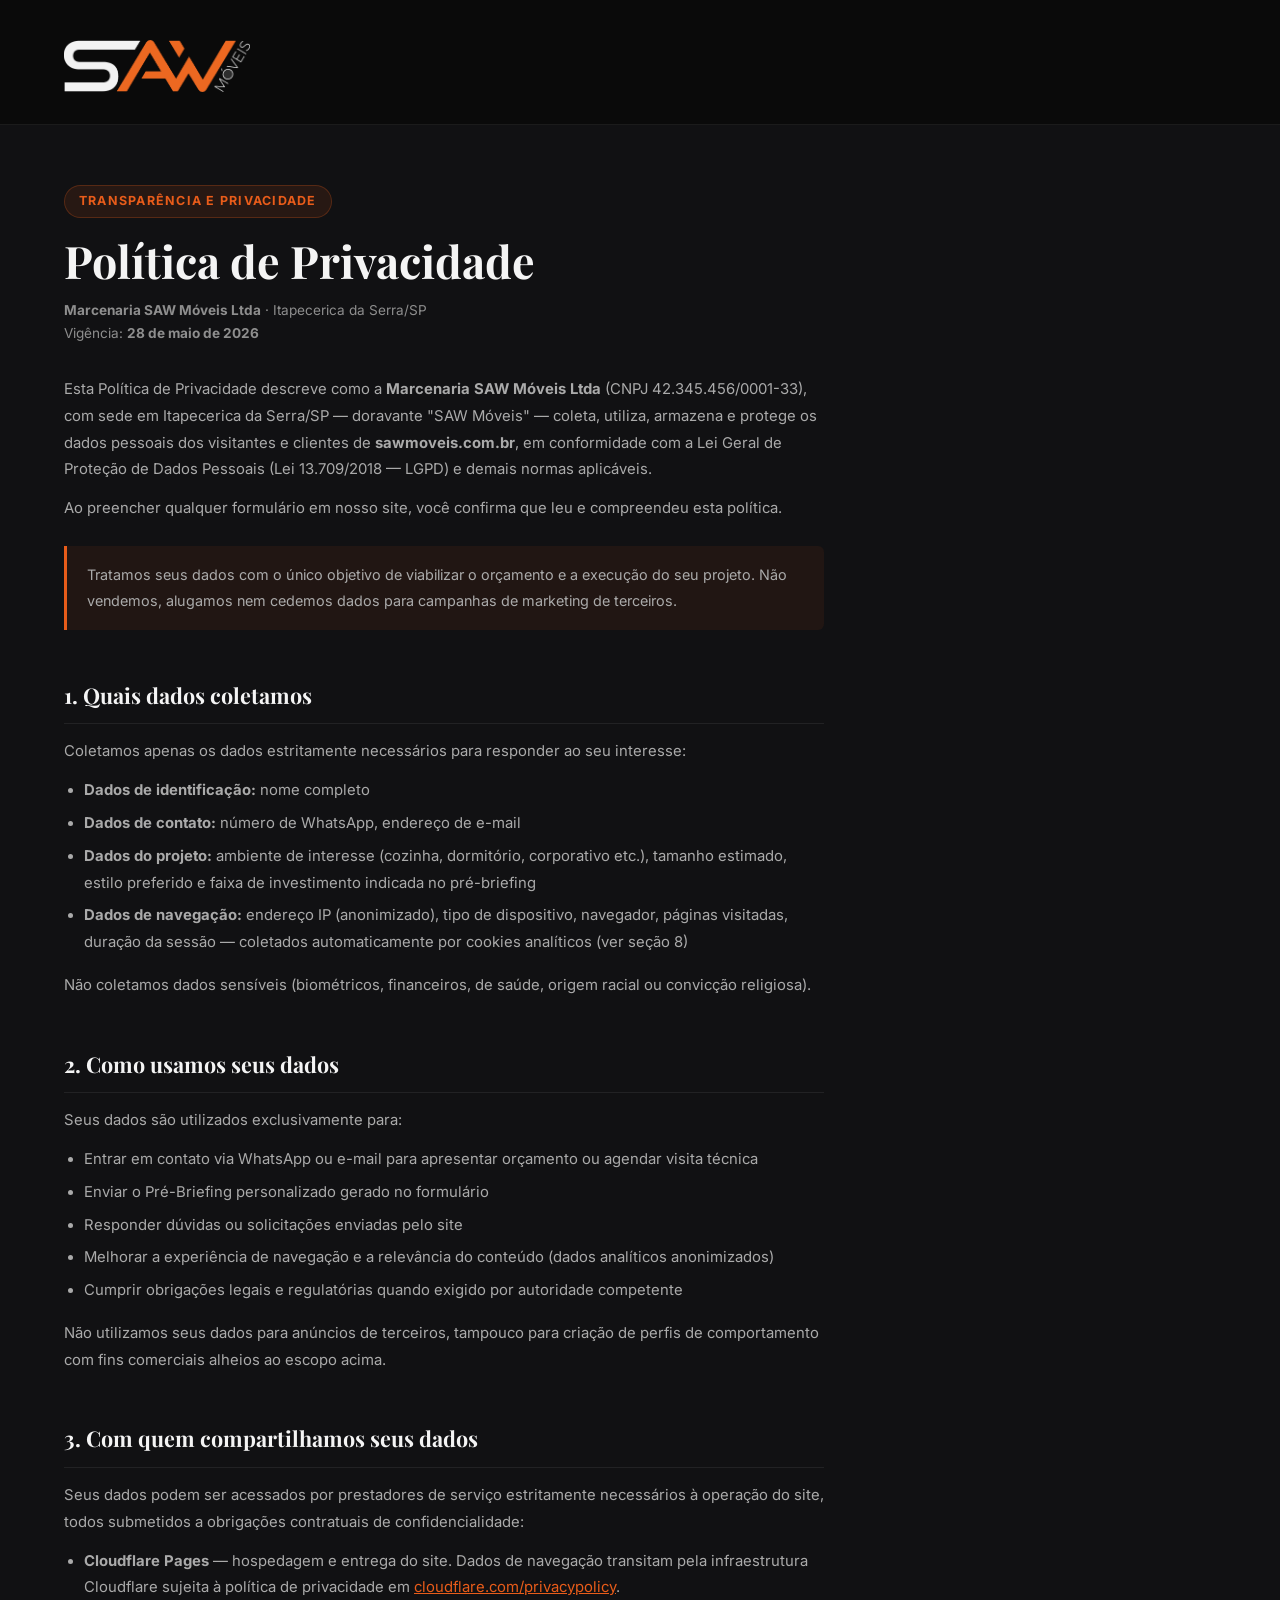
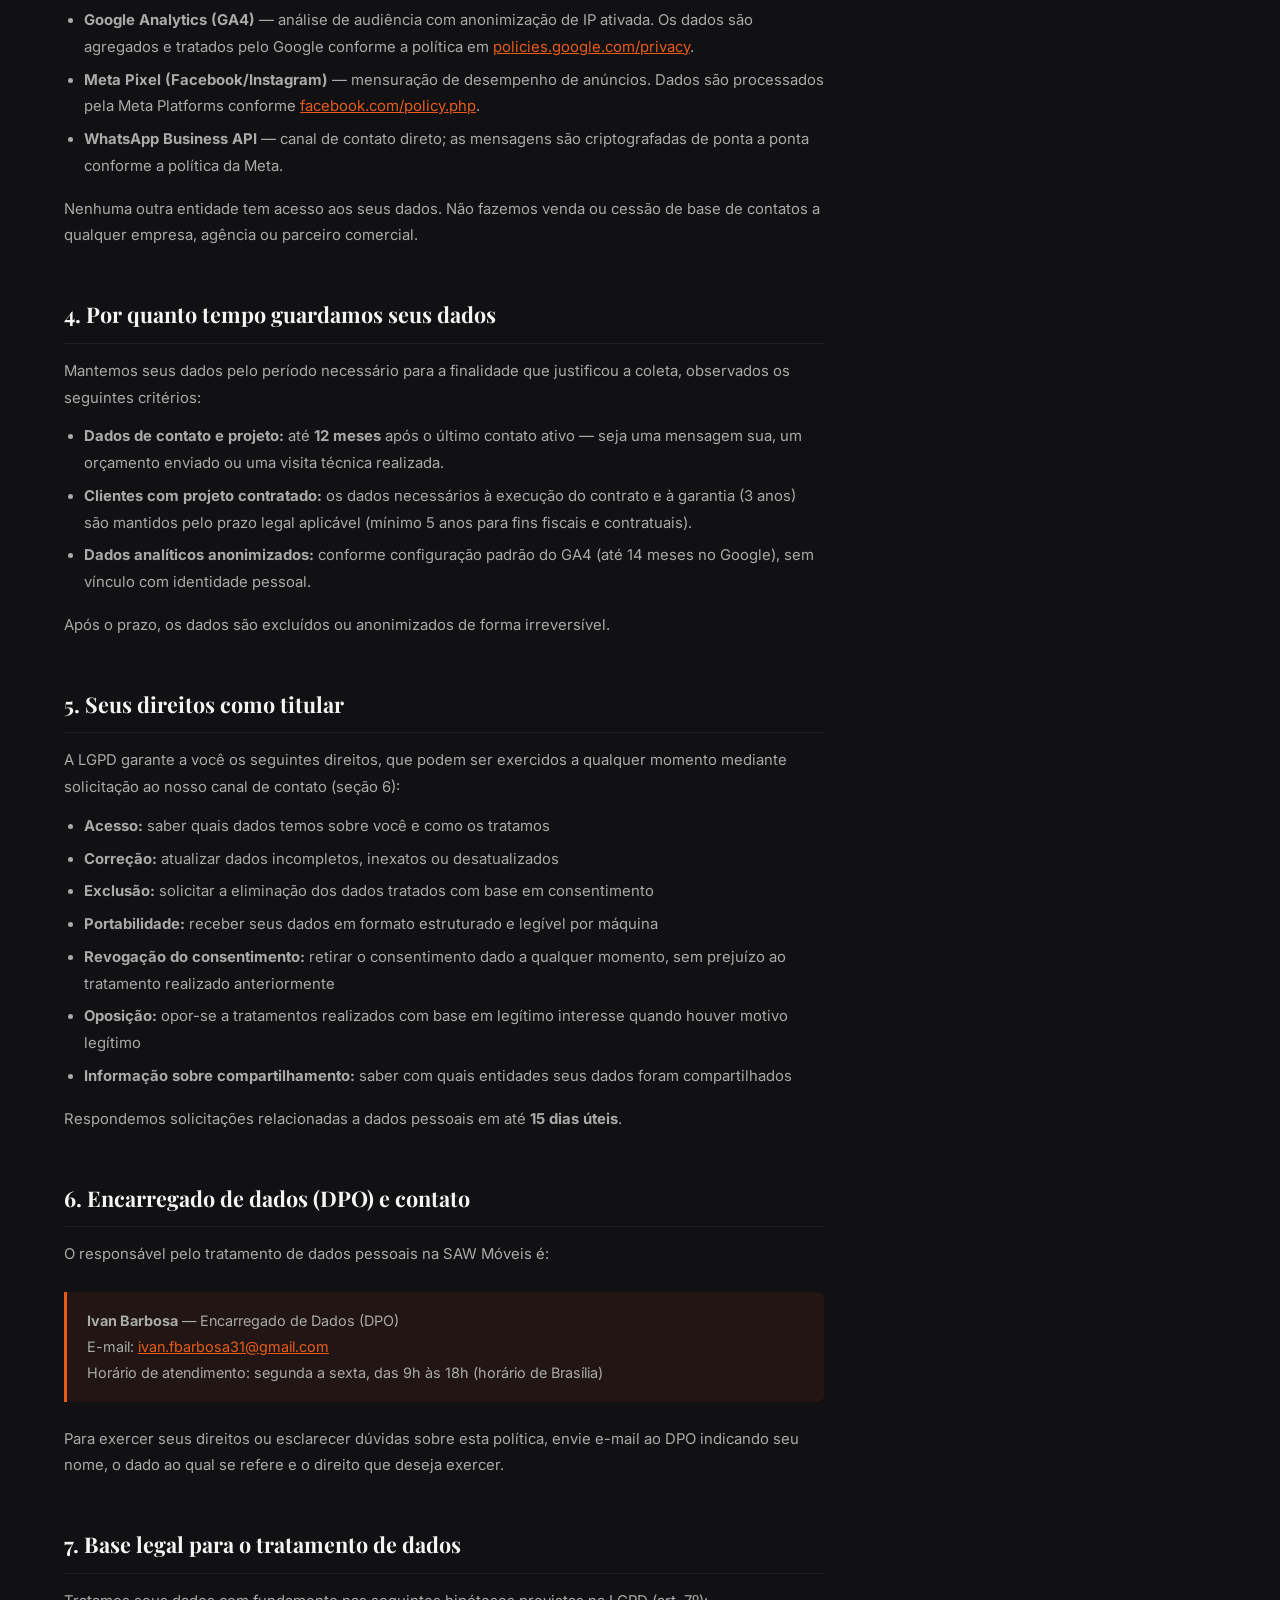
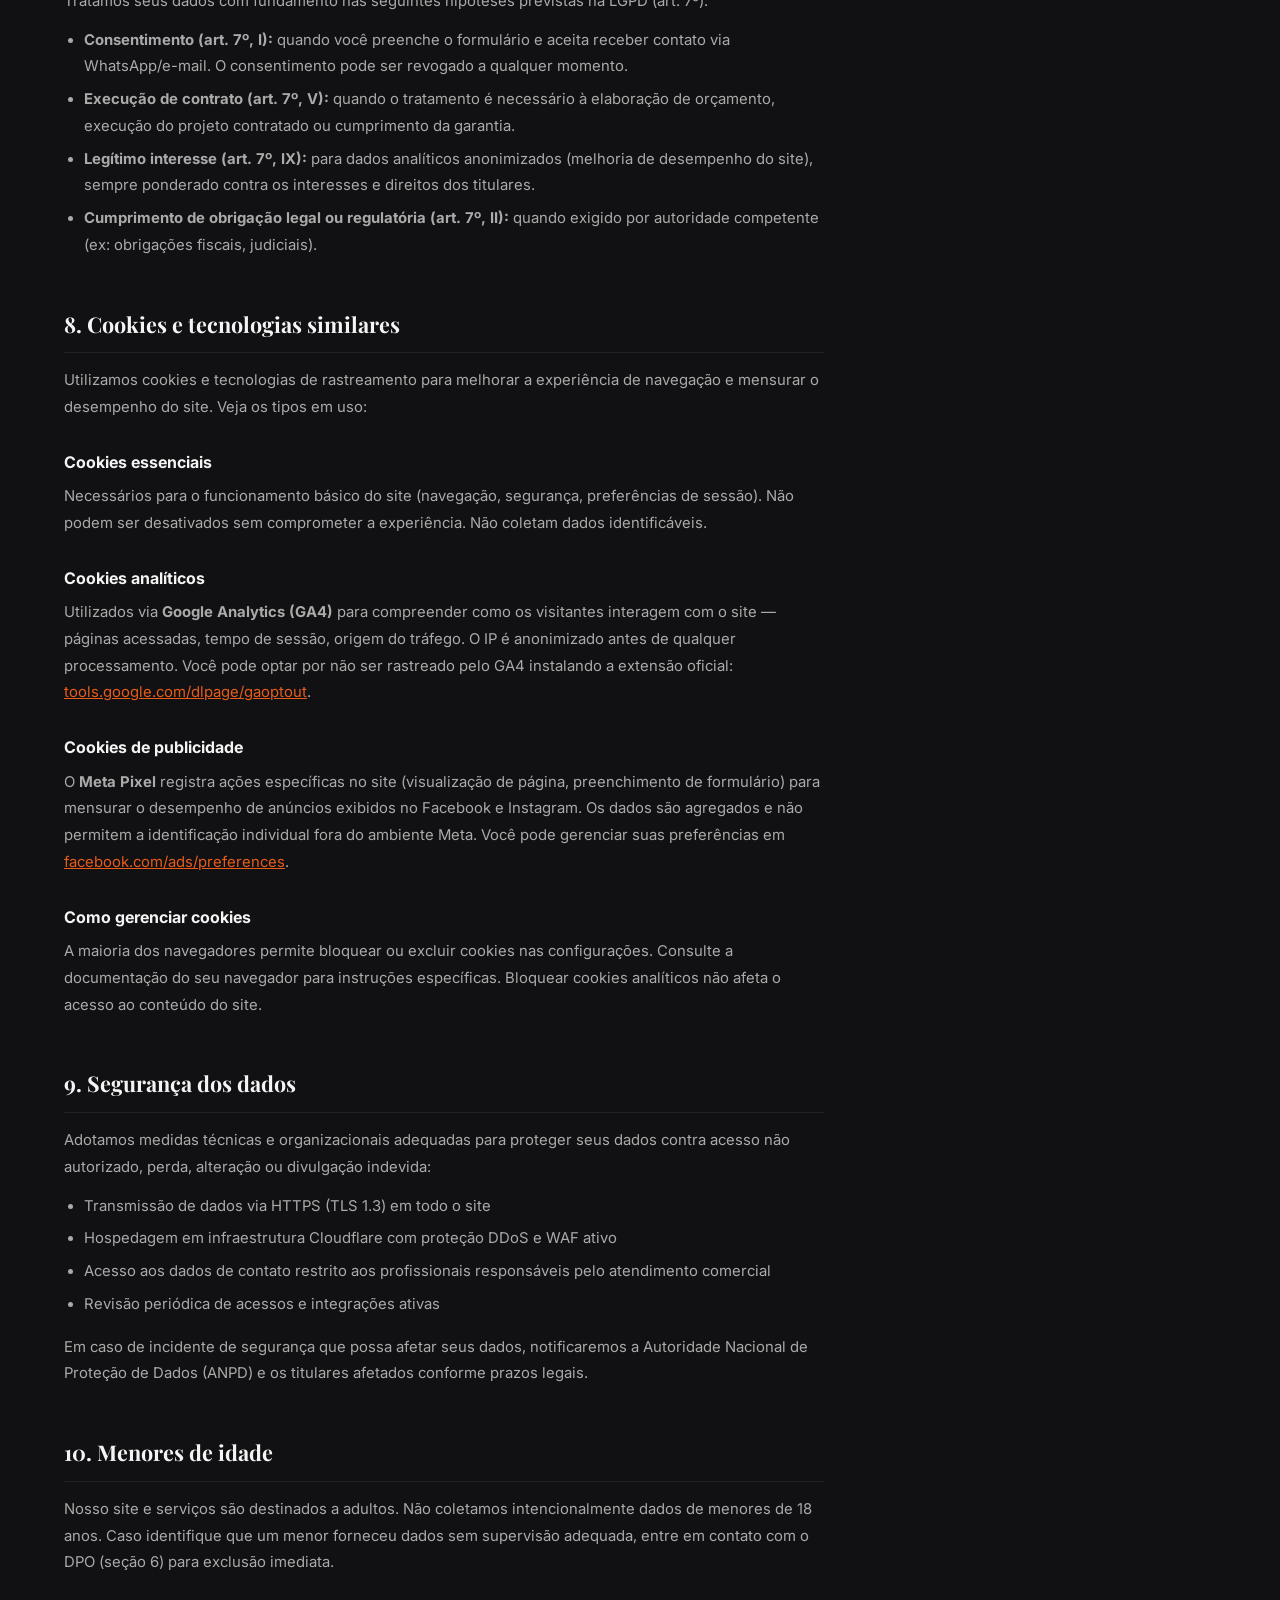
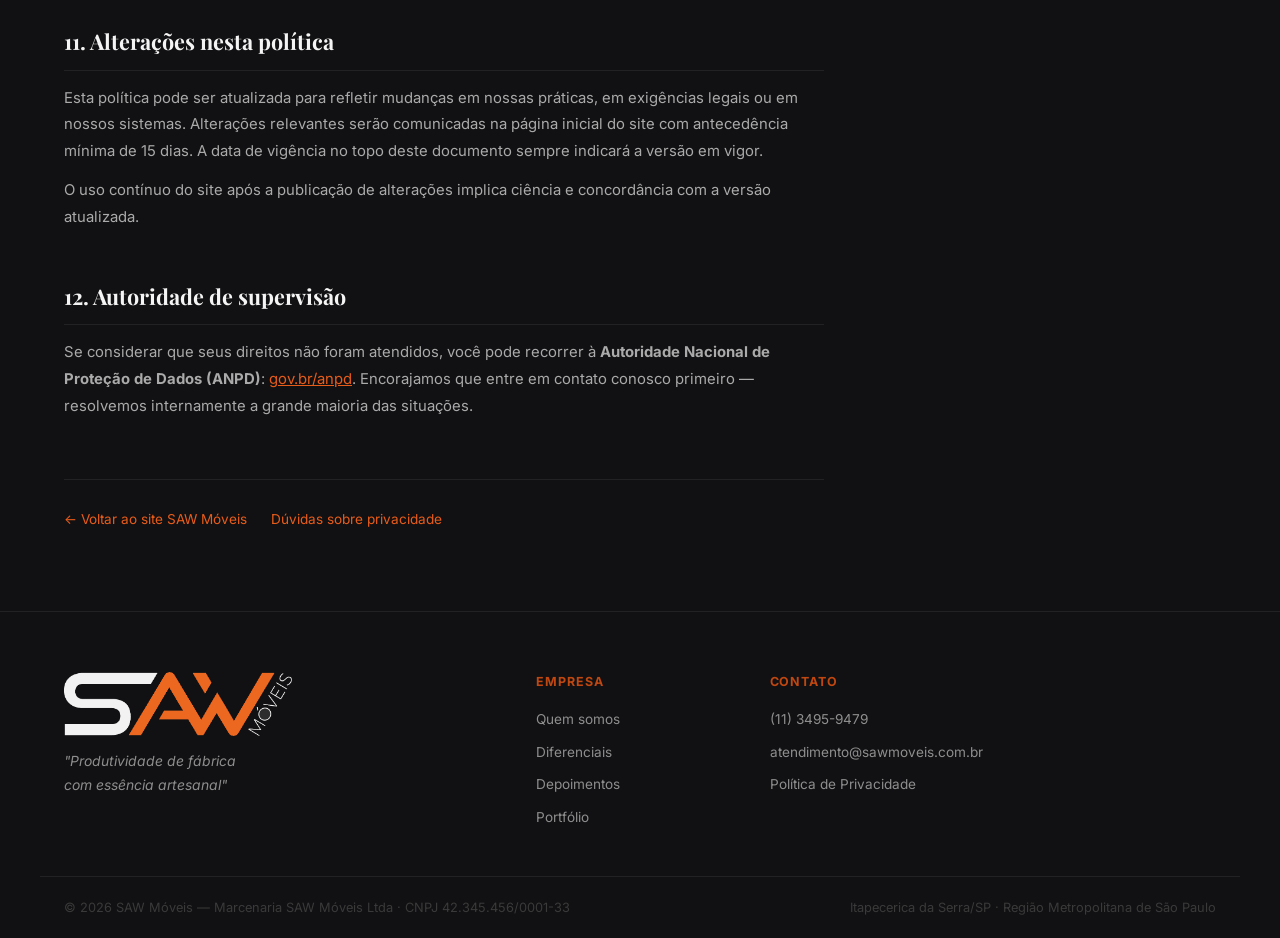
<file: politica-de-privacidade.html>
<!DOCTYPE html>
<html lang="pt-BR">
<head>
  <meta charset="UTF-8" />
  <meta name="viewport" content="width=device-width, initial-scale=1.0" />
  <title>Política de Privacidade — SAW Móveis</title>
  <meta name="description" content="Política de Privacidade da SAW Móveis — como coletamos, usamos e protegemos seus dados. Conformidade LGPD." />
  <meta name="robots" content="noindex, follow" />
  <link rel="canonical" href="https://www.sawmoveis.com.br/politica-de-privacidade.html" />
  <link rel="icon" type="image/x-icon" href="assets/favicon.ico" />
  <link rel="stylesheet" href="style.css" />
  <link rel="preconnect" href="https://fonts.googleapis.com" />
  <link rel="preconnect" href="https://fonts.gstatic.com" crossorigin />
  <link href="https://fonts.googleapis.com/css2?family=Inter:ital,wght@0,300;0,400;0,500;0,600;0,700;0,800;0,900;1,400&family=Playfair+Display:wght@700;800&display=swap" rel="stylesheet" />

  <style>
    .pp-hero {
      background: var(--bg-0, #0a0a0a);
      border-bottom: 1px solid var(--border, rgba(255,255,255,.07));
      padding: 40px 0 32px;
    }
    .pp-hero .nav__logo img { height: 52px; }
    .pp-header {
      padding: 60px 0 32px;
    }
    .pp-header .section-tag {
      display: inline-block;
      font-size: .78rem;
      font-weight: 700;
      letter-spacing: .1em;
      text-transform: uppercase;
      color: var(--orange, #E85C1A);
      margin-bottom: 16px;
    }
    .pp-header h1 {
      font-family: 'Playfair Display', serif;
      font-size: clamp(1.8rem, 3.5vw, 2.8rem);
      color: var(--text-1, #F4F4F4);
      margin-bottom: 12px;
      line-height: 1.2;
    }
    .pp-header .pp-meta {
      font-size: .85rem;
      color: var(--text-3, #888);
      margin-top: 8px;
    }
    .pp-body {
      padding: 0 0 80px;
      max-width: 760px;
    }
    .pp-body h2 {
      font-family: 'Playfair Display', serif;
      font-size: 1.35rem;
      color: var(--text-1, #F4F4F4);
      margin: 48px 0 14px;
      padding-bottom: 10px;
      border-bottom: 1px solid var(--border, rgba(255,255,255,.07));
    }
    .pp-body h3 {
      font-size: 1rem;
      font-weight: 700;
      color: var(--text-1, #F4F4F4);
      margin: 28px 0 8px;
    }
    .pp-body p, .pp-body li {
      font-size: .93rem;
      color: var(--text-2, #C8C8C8);
      line-height: 1.8;
      margin-bottom: 12px;
    }
    .pp-body ul {
      padding-left: 20px;
      margin-bottom: 16px;
    }
    .pp-body li { margin-bottom: 6px; }
    .pp-highlight {
      background: rgba(232,92,26,.07);
      border-left: 3px solid var(--orange, #E85C1A);
      border-radius: 0 6px 6px 0;
      padding: 16px 20px;
      margin: 24px 0;
    }
    .pp-highlight p { margin-bottom: 0; color: var(--text-2, #C8C8C8); font-size: .9rem; }
    .pp-footer-nav {
      margin-top: 60px;
      padding-top: 28px;
      border-top: 1px solid var(--border, rgba(255,255,255,.07));
      display: flex;
      gap: 24px;
      flex-wrap: wrap;
    }
    .pp-footer-nav a {
      font-size: .85rem;
      color: var(--orange, #E85C1A);
      text-decoration: none;
    }
    .pp-footer-nav a:hover { text-decoration: underline; }
    @media (max-width: 680px) {
      .pp-body { padding-bottom: 48px; }
      .pp-header { padding: 40px 0 20px; }
    }
  </style>
</head>
<body>

  <!-- NAV mínima -->
  <div class="pp-hero">
    <div class="container">
      <a href="/" class="nav__logo" aria-label="SAW Móveis — Voltar ao site">
        <img src="assets/logo-principal.png" alt="SAW Móveis" style="height:52px;" />
      </a>
    </div>
  </div>

  <!-- CABEÇALHO -->
  <div class="container">
    <div class="pp-header">
      <span class="section-tag">Transparência e privacidade</span>
      <h1>Política de Privacidade</h1>
      <p class="pp-meta">
        <strong>Marcenaria SAW Móveis Ltda</strong> · Itapecerica da Serra/SP<br />
        Vigência: <strong>28 de maio de 2026</strong>
      </p>
    </div>
  </div>

  <!-- CORPO -->
  <div class="container">
    <div class="pp-body">

      <p>
        Esta Política de Privacidade descreve como a <strong>Marcenaria SAW Móveis Ltda</strong>
        (CNPJ 42.345.456/0001-33), com sede em Itapecerica da Serra/SP — doravante "SAW Móveis" —
        coleta, utiliza, armazena e protege os dados pessoais dos visitantes e clientes de
        <strong>sawmoveis.com.br</strong>, em conformidade com a Lei Geral de Proteção de Dados
        Pessoais (Lei 13.709/2018 — LGPD) e demais normas aplicáveis.
      </p>
      <p>
        Ao preencher qualquer formulário em nosso site, você confirma que leu e compreendeu
        esta política.
      </p>

      <div class="pp-highlight">
        <p>
          Tratamos seus dados com o único objetivo de viabilizar o orçamento e a execução
          do seu projeto. Não vendemos, alugamos nem cedemos dados para campanhas de marketing
          de terceiros.
        </p>
      </div>

      <!-- 1. Dados coletados -->
      <h2>1. Quais dados coletamos</h2>
      <p>Coletamos apenas os dados estritamente necessários para responder ao seu interesse:</p>
      <ul>
        <li><strong>Dados de identificação:</strong> nome completo</li>
        <li><strong>Dados de contato:</strong> número de WhatsApp, endereço de e-mail</li>
        <li><strong>Dados do projeto:</strong> ambiente de interesse (cozinha, dormitório, corporativo etc.), tamanho estimado, estilo preferido e faixa de investimento indicada no pré-briefing</li>
        <li><strong>Dados de navegação:</strong> endereço IP (anonimizado), tipo de dispositivo, navegador, páginas visitadas, duração da sessão — coletados automaticamente por cookies analíticos (ver seção 8)</li>
      </ul>
      <p>
        Não coletamos dados sensíveis (biométricos, financeiros, de saúde, origem racial ou
        convicção religiosa).
      </p>

      <!-- 2. Como usamos -->
      <h2>2. Como usamos seus dados</h2>
      <p>Seus dados são utilizados exclusivamente para:</p>
      <ul>
        <li>Entrar em contato via WhatsApp ou e-mail para apresentar orçamento ou agendar visita técnica</li>
        <li>Enviar o Pré-Briefing personalizado gerado no formulário</li>
        <li>Responder dúvidas ou solicitações enviadas pelo site</li>
        <li>Melhorar a experiência de navegação e a relevância do conteúdo (dados analíticos anonimizados)</li>
        <li>Cumprir obrigações legais e regulatórias quando exigido por autoridade competente</li>
      </ul>
      <p>
        Não utilizamos seus dados para anúncios de terceiros, tampouco para criação de perfis
        de comportamento com fins comerciais alheios ao escopo acima.
      </p>

      <!-- 3. Compartilhamento -->
      <h2>3. Com quem compartilhamos seus dados</h2>
      <p>
        Seus dados podem ser acessados por prestadores de serviço estritamente necessários
        à operação do site, todos submetidos a obrigações contratuais de confidencialidade:
      </p>
      <ul>
        <li>
          <strong>Cloudflare Pages</strong> — hospedagem e entrega do site. Dados de
          navegação transitam pela infraestrutura Cloudflare sujeita à política de privacidade
          em <a href="https://www.cloudflare.com/privacypolicy/" target="_blank" rel="noopener" style="color:var(--orange,#E85C1A);">cloudflare.com/privacypolicy</a>.
        </li>
        <li>
          <strong>Google Analytics (GA4)</strong> — análise de audiência com anonimização
          de IP ativada. Os dados são agregados e tratados pelo Google conforme a política
          em <a href="https://policies.google.com/privacy" target="_blank" rel="noopener" style="color:var(--orange,#E85C1A);">policies.google.com/privacy</a>.
        </li>
        <li>
          <strong>Meta Pixel (Facebook/Instagram)</strong> — mensuração de desempenho de
          anúncios. Dados são processados pela Meta Platforms conforme
          <a href="https://www.facebook.com/policy.php" target="_blank" rel="noopener" style="color:var(--orange,#E85C1A);">facebook.com/policy.php</a>.
        </li>
        <li>
          <strong>WhatsApp Business API</strong> — canal de contato direto; as mensagens
          são criptografadas de ponta a ponta conforme a política da Meta.
        </li>
      </ul>
      <p>
        Nenhuma outra entidade tem acesso aos seus dados. Não fazemos venda ou cessão de
        base de contatos a qualquer empresa, agência ou parceiro comercial.
      </p>

      <!-- 4. Retenção -->
      <h2>4. Por quanto tempo guardamos seus dados</h2>
      <p>
        Mantemos seus dados pelo período necessário para a finalidade que justificou a
        coleta, observados os seguintes critérios:
      </p>
      <ul>
        <li>
          <strong>Dados de contato e projeto:</strong> até <strong>12 meses</strong> após
          o último contato ativo — seja uma mensagem sua, um orçamento enviado ou uma
          visita técnica realizada.
        </li>
        <li>
          <strong>Clientes com projeto contratado:</strong> os dados necessários à execução
          do contrato e à garantia (3 anos) são mantidos pelo prazo legal aplicável
          (mínimo 5 anos para fins fiscais e contratuais).
        </li>
        <li>
          <strong>Dados analíticos anonimizados:</strong> conforme configuração padrão do
          GA4 (até 14 meses no Google), sem vínculo com identidade pessoal.
        </li>
      </ul>
      <p>
        Após o prazo, os dados são excluídos ou anonimizados de forma irreversível.
      </p>

      <!-- 5. Direitos -->
      <h2>5. Seus direitos como titular</h2>
      <p>
        A LGPD garante a você os seguintes direitos, que podem ser exercidos a qualquer
        momento mediante solicitação ao nosso canal de contato (seção 6):
      </p>
      <ul>
        <li><strong>Acesso:</strong> saber quais dados temos sobre você e como os tratamos</li>
        <li><strong>Correção:</strong> atualizar dados incompletos, inexatos ou desatualizados</li>
        <li><strong>Exclusão:</strong> solicitar a eliminação dos dados tratados com base em consentimento</li>
        <li><strong>Portabilidade:</strong> receber seus dados em formato estruturado e legível por máquina</li>
        <li><strong>Revogação do consentimento:</strong> retirar o consentimento dado a qualquer momento, sem prejuízo ao tratamento realizado anteriormente</li>
        <li><strong>Oposição:</strong> opor-se a tratamentos realizados com base em legítimo interesse quando houver motivo legítimo</li>
        <li><strong>Informação sobre compartilhamento:</strong> saber com quais entidades seus dados foram compartilhados</li>
      </ul>
      <p>
        Respondemos solicitações relacionadas a dados pessoais em até <strong>15 dias úteis</strong>.
      </p>

      <!-- 6. DPO e Contato -->
      <h2>6. Encarregado de dados (DPO) e contato</h2>
      <p>
        O responsável pelo tratamento de dados pessoais na SAW Móveis é:
      </p>
      <div class="pp-highlight">
        <p>
          <strong>Ivan Barbosa</strong> — Encarregado de Dados (DPO)<br />
          E-mail: <a href="mailto:ivan.fbarbosa31@gmail.com" style="color:var(--orange,#E85C1A);">ivan.fbarbosa31@gmail.com</a><br />
          Horário de atendimento: segunda a sexta, das 9h às 18h (horário de Brasília)
        </p>
      </div>
      <p>
        Para exercer seus direitos ou esclarecer dúvidas sobre esta política, envie e-mail
        ao DPO indicando seu nome, o dado ao qual se refere e o direito que deseja exercer.
      </p>

      <!-- 7. Base legal -->
      <h2>7. Base legal para o tratamento de dados</h2>
      <p>
        Tratamos seus dados com fundamento nas seguintes hipóteses previstas na LGPD
        (art. 7º):
      </p>
      <ul>
        <li>
          <strong>Consentimento (art. 7º, I):</strong> quando você preenche o formulário
          e aceita receber contato via WhatsApp/e-mail. O consentimento pode ser revogado
          a qualquer momento.
        </li>
        <li>
          <strong>Execução de contrato (art. 7º, V):</strong> quando o tratamento é
          necessário à elaboração de orçamento, execução do projeto contratado ou
          cumprimento da garantia.
        </li>
        <li>
          <strong>Legítimo interesse (art. 7º, IX):</strong> para dados analíticos
          anonimizados (melhoria de desempenho do site), sempre ponderado contra os
          interesses e direitos dos titulares.
        </li>
        <li>
          <strong>Cumprimento de obrigação legal ou regulatória (art. 7º, II):</strong>
          quando exigido por autoridade competente (ex: obrigações fiscais, judiciais).
        </li>
      </ul>

      <!-- 8. Cookies -->
      <h2>8. Cookies e tecnologias similares</h2>
      <p>
        Utilizamos cookies e tecnologias de rastreamento para melhorar a experiência
        de navegação e mensurar o desempenho do site. Veja os tipos em uso:
      </p>
      <h3>Cookies essenciais</h3>
      <p>
        Necessários para o funcionamento básico do site (navegação, segurança,
        preferências de sessão). Não podem ser desativados sem comprometer a experiência.
        Não coletam dados identificáveis.
      </p>
      <h3>Cookies analíticos</h3>
      <p>
        Utilizados via <strong>Google Analytics (GA4)</strong> para compreender como os
        visitantes interagem com o site — páginas acessadas, tempo de sessão, origem do
        tráfego. O IP é anonimizado antes de qualquer processamento. Você pode optar por
        não ser rastreado pelo GA4 instalando a extensão oficial:
        <a href="https://tools.google.com/dlpage/gaoptout" target="_blank" rel="noopener" style="color:var(--orange,#E85C1A);">tools.google.com/dlpage/gaoptout</a>.
      </p>
      <h3>Cookies de publicidade</h3>
      <p>
        O <strong>Meta Pixel</strong> registra ações específicas no site (visualização de
        página, preenchimento de formulário) para mensurar o desempenho de anúncios
        exibidos no Facebook e Instagram. Os dados são agregados e não permitem a
        identificação individual fora do ambiente Meta. Você pode gerenciar suas
        preferências em <a href="https://www.facebook.com/ads/preferences" target="_blank" rel="noopener" style="color:var(--orange,#E85C1A);">facebook.com/ads/preferences</a>.
      </p>
      <h3>Como gerenciar cookies</h3>
      <p>
        A maioria dos navegadores permite bloquear ou excluir cookies nas configurações.
        Consulte a documentação do seu navegador para instruções específicas. Bloquear
        cookies analíticos não afeta o acesso ao conteúdo do site.
      </p>

      <!-- 9. Segurança -->
      <h2>9. Segurança dos dados</h2>
      <p>
        Adotamos medidas técnicas e organizacionais adequadas para proteger seus dados
        contra acesso não autorizado, perda, alteração ou divulgação indevida:
      </p>
      <ul>
        <li>Transmissão de dados via HTTPS (TLS 1.3) em todo o site</li>
        <li>Hospedagem em infraestrutura Cloudflare com proteção DDoS e WAF ativo</li>
        <li>Acesso aos dados de contato restrito aos profissionais responsáveis pelo atendimento comercial</li>
        <li>Revisão periódica de acessos e integrações ativas</li>
      </ul>
      <p>
        Em caso de incidente de segurança que possa afetar seus dados, notificaremos a
        Autoridade Nacional de Proteção de Dados (ANPD) e os titulares afetados conforme
        prazos legais.
      </p>

      <!-- 10. Menores -->
      <h2>10. Menores de idade</h2>
      <p>
        Nosso site e serviços são destinados a adultos. Não coletamos intencionalmente
        dados de menores de 18 anos. Caso identifique que um menor forneceu dados sem
        supervisão adequada, entre em contato com o DPO (seção 6) para exclusão imediata.
      </p>

      <!-- 11. Alterações -->
      <h2>11. Alterações nesta política</h2>
      <p>
        Esta política pode ser atualizada para refletir mudanças em nossas práticas,
        em exigências legais ou em nossos sistemas. Alterações relevantes serão
        comunicadas na página inicial do site com antecedência mínima de 15 dias.
        A data de vigência no topo deste documento sempre indicará a versão em vigor.
      </p>
      <p>
        O uso contínuo do site após a publicação de alterações implica ciência e
        concordância com a versão atualizada.
      </p>

      <!-- 12. Autoridade -->
      <h2>12. Autoridade de supervisão</h2>
      <p>
        Se considerar que seus direitos não foram atendidos, você pode recorrer à
        <strong>Autoridade Nacional de Proteção de Dados (ANPD)</strong>:
        <a href="https://www.gov.br/anpd" target="_blank" rel="noopener" style="color:var(--orange,#E85C1A);">gov.br/anpd</a>.
        Encorajamos que entre em contato conosco primeiro — resolvemos internamente
        a grande maioria das situações.
      </p>

      <!-- Rodapé da política -->
      <div class="pp-footer-nav">
        <a href="/">← Voltar ao site SAW Móveis</a>
        <a href="mailto:ivan.fbarbosa31@gmail.com">Dúvidas sobre privacidade</a>
      </div>

    </div>
  </div>

  <!-- FOOTER padrão SAW -->
  <footer class="footer">
    <div class="container footer__inner">
      <div class="footer__brand">
        <a href="/" class="nav__logo" style="margin-bottom:14px; display:inline-flex;">
          <img src="assets/logo-principal.png" alt="SAW Móveis" style="height:64px;" />
        </a>
        <p>"Produtividade de fábrica<br />com essência artesanal"</p>
      </div>
      <div class="footer__links">
        <div class="footer__col">
          <strong>Empresa</strong>
          <a href="/#numeros">Quem somos</a>
          <a href="/#diferenciais">Diferenciais</a>
          <a href="/#depoimentos">Depoimentos</a>
          <a href="/#galeria">Portfólio</a>
        </div>
        <div class="footer__col">
          <strong>Contato</strong>
          <a href="https://wa.me/551134959479" target="_blank" rel="noopener">(11) 3495-9479</a>
          <a href="mailto:atendimento@sawmoveis.com.br">atendimento@sawmoveis.com.br</a>
          <a href="/politica-de-privacidade.html">Política de Privacidade</a>
        </div>
      </div>
    </div>
    <div class="container footer__bottom">
      <span>© 2026 SAW Móveis — Marcenaria SAW Móveis Ltda · CNPJ 42.345.456/0001-33</span>
      <span>Itapecerica da Serra/SP · Região Metropolitana de São Paulo</span>
    </div>
  </footer>

</body>
</html>
</file>
<file: style.css>
/* =============================================
   SAW MÓVEIS — Design System
   Paleta oficial: laranja #E85C1A · escuro #1A1A1C
   ============================================= */

:root {
  /* Backgrounds escuros */
  --bg:      #111113;
  --bg-2:    #191919;
  --bg-3:    #212123;
  --bg-4:    #2A2A2C;

  /* Laranja oficial da marca */
  --orange:        #E85C1A;
  --orange-2:      #F46E2A;
  --orange-3:      #C04810;
  --orange-light:  #FF8B4E;
  --orange-glow:   rgba(232,92,26,.30);
  --orange-subtle: rgba(232,92,26,.10);
  --orange-border: rgba(232,92,26,.25);

  /* Text */
  --text:   #F4F4F4;
  --text-2: #AAAAAA;
  --text-3: #8E8E8E;
  --text-4: #3A3A3A;

  /* Borders */
  --border:        rgba(255,255,255,.07);
  --border-2:      rgba(255,255,255,.13);
  --border-orange: rgba(232,92,26,.25);

  /* Misc */
  --radius:    12px;
  --radius-lg: 20px;
  --radius-xl: 28px;
  --shadow:    0 2px 8px rgba(0,0,0,.5), 0 8px 32px rgba(0,0,0,.35);
  --shadow-lg: 0 4px 16px rgba(0,0,0,.6), 0 24px 64px rgba(0,0,0,.5);
  --transition: .25s cubic-bezier(.4,0,.2,1);
}

/* ── RESET ── */
*, *::before, *::after { box-sizing: border-box; margin: 0; padding: 0; }
html { scroll-behavior: smooth; }
body {
  font-family: 'Inter', system-ui, -apple-system, sans-serif;
  font-size: 16px;
  background: var(--bg);
  color: var(--text);
  line-height: 1.65;
  overflow-x: hidden;
  -webkit-font-smoothing: antialiased;
  -moz-osx-font-smoothing: grayscale;
}

/* ── UTILITIES ── */
.container { width: 100%; max-width: 1200px; margin: 0 auto; padding: 0 24px; }
.section { padding: 96px 0; }

.gradient-text {
  background: linear-gradient(135deg, var(--orange-light) 0%, var(--orange) 60%, var(--orange-3) 100%);
  -webkit-background-clip: text;
  -webkit-text-fill-color: transparent;
  background-clip: text;
}

.section-tag {
  display: inline-flex;
  align-items: center;
  gap: 6px;
  padding: 5px 14px;
  background: var(--orange-subtle);
  border: 1px solid var(--orange-border);
  border-radius: 100px;
  font-size: .75rem;
  font-weight: 700;
  letter-spacing: .07em;
  text-transform: uppercase;
  color: var(--orange-2);
  margin-bottom: 20px;
}

.section-header { text-align: center; max-width: 660px; margin: 0 auto 64px; }
.section-header h2 {
  font-family: 'Playfair Display', 'Georgia', serif;
  font-size: clamp(2.2rem, 4.5vw, 3.2rem);
  font-weight: 800;
  line-height: 1.12;
  letter-spacing: -.025em;
  margin-bottom: 18px;
}
.section-header p { font-size: 1.1rem; color: var(--text-2); line-height: 1.75; }

/* ── REVEAL ── */
.reveal { opacity: 0; transform: translateY(24px); transition: opacity .65s ease, transform .65s ease; }
.reveal.is-visible { opacity: 1; transform: translateY(0); }

/* ── BUTTONS ── */
.btn {
  display: inline-flex; align-items: center; gap: 8px;
  padding: 10px 20px; border-radius: var(--radius);
  font-size: .9rem; font-weight: 600; cursor: pointer;
  text-decoration: none; border: none; transition: var(--transition);
  white-space: nowrap;
}
.btn--primary {
  background: var(--orange);
  color: #fff;
  box-shadow: 0 0 0 0 var(--orange-glow);
}
.btn--primary:hover {
  background: var(--orange-2);
  box-shadow: 0 0 28px 6px var(--orange-glow);
  transform: translateY(-2px);
}
.btn--ghost {
  background: transparent; color: var(--text-2); border: 1px solid var(--border-2);
}
.btn--ghost:hover { background: var(--bg-3); color: var(--text); border-color: var(--orange-border); }
.btn--outline {
  background: transparent; color: var(--orange); border: 1.5px solid var(--orange-border);
}
.btn--outline:hover { background: var(--orange-subtle); border-color: var(--orange); }
.btn--whatsapp {
  background: rgba(37,211,102,.12); color: #25D366; border: 1px solid rgba(37,211,102,.25);
}
.btn--whatsapp:hover { background: rgba(37,211,102,.22); transform: translateY(-1px); }
.btn--lg { padding: 14px 28px; font-size: 1rem; border-radius: 14px; }
.btn--full { width: 100%; justify-content: center; }

/* ══════════════════════════════
   NAV
══════════════════════════════ */
.nav {
  position: fixed; top: 0; left: 0; right: 0; z-index: 100;
  transition: background var(--transition), border-color var(--transition);
  border-bottom: 1px solid transparent;
}
.nav.scrolled {
  background: rgba(17,17,19,.93);
  backdrop-filter: blur(20px);
  -webkit-backdrop-filter: blur(20px);
  border-bottom-color: var(--border);
}
.nav__inner { display: flex; align-items: center; height: 88px; gap: 28px; }
.nav__logo { display: flex; align-items: center; gap: 0; text-decoration: none; flex-shrink: 0; }
.nav__logo img { height: 84px; width: auto; display: block; }

.nav__links { display: flex; align-items: center; gap: 4px; margin-left: auto; }
.nav__links a {
  color: var(--text-2); text-decoration: none; font-size: .88rem;
  font-weight: 500; padding: 6px 12px; border-radius: 8px; transition: var(--transition);
}
.nav__links a:hover { color: var(--text); background: var(--bg-3); }

.nav__phone {
  display: flex; align-items: center; gap: 6px;
  font-size: .84rem; font-weight: 500; color: var(--text-2);
  margin-left: auto;
}
.nav__phone svg { color: var(--orange-3); flex-shrink: 0; }
.nav__phone a { color: inherit; text-decoration: none; transition: color var(--transition); }
.nav__phone a:hover { color: var(--text); }

.nav__actions { display: flex; align-items: center; gap: 8px; }

.nav__burger {
  display: none; flex-direction: column; gap: 5px;
  background: none; border: none; cursor: pointer; padding: 6px; margin-left: auto;
}
.nav__burger span {
  display: block; width: 22px; height: 2px;
  background: var(--text-2); border-radius: 2px; transition: var(--transition);
}

.nav__mobile {
  display: none; flex-direction: column; gap: 4px;
  padding: 12px 24px 20px;
  border-top: 1px solid var(--orange-border);
  background: rgba(17,17,19,.97);
  backdrop-filter: blur(20px);
}
.nav__mobile a {
  color: var(--text-2); text-decoration: none; font-size: .95rem;
  font-weight: 500; padding: 10px 12px; border-radius: 8px; transition: var(--transition);
}
.nav__mobile a:hover { color: var(--text); background: var(--bg-3); }
.nav__mobile .btn { margin-top: 8px; }
.nav__mobile.is-open { display: flex; }

/* ══════════════════════════════
   HERO
══════════════════════════════ */
.hero {
  position: relative;
  min-height: 100svh;
  display: flex; align-items: center;
  overflow: hidden;
  padding-top: 88px;
}

.hero__img {
  position: absolute; inset: 0;
  background-image: url('fotos/hero-bg.webp');
  background-size: cover;
  background-position: center;
  z-index: 0;
}
.hero__img::after {
  content: '';
  position: absolute; inset: 0;
  background: linear-gradient(
    105deg,
    rgba(17,17,19,.85) 0%,
    rgba(17,17,19,.65) 45%,
    rgba(17,17,19,.40) 75%,
    rgba(17,17,19,.20) 100%
  );
}

.hero__inner {
  position: relative; z-index: 1;
  display: grid;
  grid-template-columns: 1fr 1fr;
  gap: 64px;
  align-items: center;
  padding: 80px 0;
}

.hero__content { display: flex; flex-direction: column; align-items: flex-start; }

.hero__badge {
  display: inline-flex; align-items: center; gap: 8px;
  padding: 6px 16px;
  background: var(--orange-subtle);
  border: 1px solid var(--orange-border);
  border-radius: 100px;
  font-size: .8rem; font-weight: 500; color: var(--orange-light);
  margin-bottom: 24px;
}
.badge__dot {
  width: 7px; height: 7px; background: var(--orange); border-radius: 50%;
  animation: pulse 2.2s infinite;
}
@keyframes pulse {
  0%,100% { opacity:1; transform:scale(1); box-shadow:0 0 0 0 rgba(232,92,26,.4); }
  50%      { opacity:.7; transform:scale(.85); box-shadow:0 0 0 5px rgba(232,92,26,0); }
}

.hero__title {
  font-family: 'Playfair Display', 'Georgia', serif;
  font-size: clamp(3rem, 5.5vw, 5rem);
  font-weight: 800; line-height: 1.05; letter-spacing: -.035em;
  margin-bottom: 24px;
  text-align: left;
}

.hero__sub {
  font-size: 1.15rem; color: var(--text-2); line-height: 1.8;
  margin-bottom: 36px; max-width: 520px;
}

.hero__cta { display: flex; gap: 12px; flex-wrap: wrap; margin-bottom: 32px; }

.hero__trust { display: flex; flex-direction: column; gap: 10px; }
.trust-row { display: flex; align-items: center; gap: 8px; font-size: .84rem; color: var(--text-3); }
.trust-row svg { color: var(--orange); flex-shrink: 0; }

/* hero card (right side) */
.hero__card-wrap {
  display: flex; flex-direction: column; gap: 16px; align-items: stretch;
}

.hcard {
  background: rgba(33,33,35,.85);
  backdrop-filter: blur(20px);
  border: 1px solid var(--orange-border);
  border-radius: var(--radius-xl);
  padding: 28px;
  box-shadow: var(--shadow-lg), 0 0 60px rgba(232,92,26,.08);
}

.hcard__top { display: flex; align-items: center; justify-content: space-between; margin-bottom: 16px; }
.hcard__rating { display: flex; align-items: center; gap: 8px; }
.stars { color: #F97316; font-size: 1rem; letter-spacing: .05em; }
.rating-val { font-size: 1.1rem; font-weight: 800; }
.rating-source {
  font-size: .8rem; color: var(--text-3);
  background: var(--bg-2); padding: 2px 8px;
  border-radius: 100px; border: 1px solid var(--border);
}
.hcard__tag {
  font-size: .72rem; font-weight: 700;
  color: var(--orange-3); background: var(--orange-subtle);
  padding: 3px 10px; border-radius: 100px;
  border: 1px solid var(--orange-border);
  text-transform: uppercase; letter-spacing: .05em;
}

.hcard__quote {
  font-size: .93rem; color: var(--text-2); line-height: 1.7;
  font-style: italic;
  border-left: 2px solid var(--orange); padding-left: 14px;
  margin-bottom: 16px;
  transition: opacity .4s ease, transform .4s ease;
}

.hcard__author { display: flex; align-items: center; gap: 12px; margin-bottom: 20px;
  transition: opacity .4s ease, transform .4s ease;
}

.hcard__quote.fading,
.hcard__author.fading {
  opacity: 0;
  transform: translateY(6px);
}

/* Indicadores de slide */
.hcard__dots {
  display: flex; gap: 6px; justify-content: center; margin-top: 14px;
}
.hcard__dot {
  width: 6px; height: 6px; border-radius: 50%;
  background: var(--border-2);
  transition: background .3s ease, transform .3s ease;
  cursor: pointer;
}
.hcard__dot.active {
  background: var(--orange);
  transform: scale(1.3);
}
.avatar-circle {
  width: 40px; height: 40px; border-radius: 50%;
  background: var(--orange); display: grid; place-items: center;
  font-size: .78rem; font-weight: 700; color: #fff; flex-shrink: 0;
}
.hcard__author strong { display: block; font-size: .9rem; }
.hcard__author span   { font-size: .78rem; color: var(--text-3); }

.hcard__divider { height: 1px; background: var(--border); margin-bottom: 20px; }

.hcard__stats { display: flex; align-items: center; }
.hstat { flex: 1; display: flex; flex-direction: column; align-items: center; gap: 2px; }
.hstat__num {
  font-size: 1.6rem; font-weight: 900; color: var(--orange);
  letter-spacing: -.03em; font-family: 'Playfair Display', serif;
}
.hstat__label { font-size: .75rem; color: var(--text-3); }
.hstat__sep { width: 1px; height: 36px; background: var(--border); }

/* mini cards abaixo do hcard */
.hero__mini-cards { display: grid; grid-template-columns: 1fr 1fr; gap: 12px; }
.mini-card {
  background: rgba(33,33,35,.85); backdrop-filter: blur(12px);
  border: 1px solid var(--border); border-radius: var(--radius-lg);
  padding: 16px; display: flex; align-items: center; gap: 12px;
}
.mini-card__icon {
  width: 38px; height: 38px; border-radius: 10px;
  background: var(--orange-subtle); display: grid; place-items: center;
  color: var(--orange); flex-shrink: 0;
}
.mini-card strong { display: block; font-size: .85rem; font-weight: 700; }
.mini-card span   { font-size: .75rem; color: var(--text-3); }

/* ══════════════════════════════
   NÚMEROS
══════════════════════════════ */
.numeros {
  background: var(--bg-2);
  border-top: 1px solid var(--orange-border);
  border-bottom: 1px solid var(--border);
  padding: 0;
}
.numeros__grid { display: grid; grid-template-columns: repeat(6, 1fr); }
.numero-card {
  padding: 36px 20px; text-align: center;
  border-right: 1px solid var(--border);
  transition: background var(--transition);
}
.numero-card:last-child { border-right: none; }
.numero-card:hover { background: var(--bg-3); }
.numero-card__val {
  display: block;
  font-family: 'Playfair Display', serif;
  font-size: 2.8rem; font-weight: 800; color: var(--orange);
  line-height: 1; letter-spacing: -.03em;
}
.numero-card__unit {
  display: block; font-size: .75rem; font-weight: 700;
  color: var(--orange-3); text-transform: uppercase;
  letter-spacing: .08em; margin-bottom: 8px;
}
.numero-card__label { display: inline; font-size: 1.2rem; font-weight: 700; color: var(--orange-3); }
.numero-card p { font-size: .78rem; color: var(--text-3); line-height: 1.5; margin-top: 4px; }

/* ══════════════════════════════
   GALERIA / PORTFÓLIO
══════════════════════════════ */
.galeria { background: var(--bg); padding: 96px 0; }

.galeria__mosaic {
  display: grid;
  grid-template-columns: repeat(12, 1fr);
  grid-template-rows: 260px 260px;
  gap: 12px;
}

.gal-item {
  position: relative; overflow: hidden; border-radius: var(--radius-lg);
  cursor: pointer;
}
.gal-item:nth-child(1) { grid-column: span 5; grid-row: span 2; } /* grande esquerda */
.gal-item:nth-child(2) { grid-column: span 4; grid-row: span 1; }
.gal-item:nth-child(3) { grid-column: span 3; grid-row: span 1; }
.gal-item:nth-child(4) { grid-column: span 3; grid-row: span 1; }
.gal-item:nth-child(5) { grid-column: span 4; grid-row: span 1; }
.gal-item:nth-child(6) { grid-column: span 5; grid-row: span 1; display: none; }

.gal-item img {
  width: 100%; height: 100%; object-fit: cover;
  transition: transform .6s ease;
  display: block;
}
.gal-item:hover img { transform: scale(1.06); }

.gal-item__overlay {
  position: absolute; inset: 0;
  background: linear-gradient(to top, rgba(17,17,19,.85) 0%, transparent 60%);
  opacity: 0; transition: opacity var(--transition);
  display: flex; align-items: flex-end; padding: 20px;
}
.gal-item:hover .gal-item__overlay { opacity: 1; }
.gal-item__label {
  font-size: .85rem; font-weight: 700; color: #fff;
  display: flex; align-items: center; gap: 6px;
}
.gal-item__label span {
  width: 6px; height: 6px; background: var(--orange);
  border-radius: 50%; flex-shrink: 0;
}

.galeria__cta {
  text-align: center;
  margin-top: 32px;
}

/* ══════════════════════════════
   SEGMENTOS
══════════════════════════════ */
.segmentos { background: var(--bg-2); }
.segmentos__grid { display: grid; grid-template-columns: repeat(4, 1fr); gap: 16px; }
.seg-card {
  padding: 24px; background: var(--bg-3);
  border: 1px solid var(--border); border-radius: var(--radius-lg);
  transition: border-color var(--transition), transform var(--transition), box-shadow var(--transition);
  display: flex; flex-direction: column; gap: 10px; overflow: hidden;
}
.seg-card:hover {
  border-color: var(--orange-border);
  transform: translateY(-3px);
  box-shadow: 0 8px 32px rgba(232,92,26,.08);
}
.seg-card--highlight {
  background: linear-gradient(160deg, rgba(232,92,26,.12), rgba(192,72,16,.05));
  border-color: var(--orange-border);
}
.seg-card__img {
  height: 140px; border-radius: var(--radius);
  overflow: hidden; margin: -24px -24px 0; flex-shrink: 0;
}
.seg-card__img img { width: 100%; height: 100%; object-fit: cover; transition: transform .5s ease; }
.seg-card:hover .seg-card__img img { transform: scale(1.07); }
.seg-card__icon {
  width: 46px; height: 46px; border-radius: 12px;
  display: grid; place-items: center; flex-shrink: 0;
}
.seg-card__icon--orange { background: var(--orange-subtle); color: var(--orange); }
.seg-card__icon--dark   { background: var(--orange); color: #fff; }
.seg-card h3 { font-size: .96rem; font-weight: 700; letter-spacing: -.01em; line-height: 1.3; }
.seg-card p  { font-size: .83rem; color: var(--text-2); line-height: 1.6; flex: 1; }
.seg-card__case {
  font-size: .73rem; font-weight: 600; color: var(--orange-3);
  background: var(--orange-subtle); padding: 4px 10px;
  border-radius: 100px; border: 1px solid var(--orange-border); width: fit-content;
}
.seg-card__cta { font-size: .84rem; font-weight: 600; color: var(--orange); text-decoration: none; transition: color var(--transition); }
.seg-card__cta:hover { color: var(--orange-light); }

/* ══════════════════════════════
   PROCESSO
══════════════════════════════ */
.processo { background: var(--bg); }

/* 2-column layout: timeline left, image right */
.processo__layout {
  display: grid; grid-template-columns: 1fr 420px; gap: 80px; align-items: start;
}

.processo__steps { display: flex; flex-direction: column; gap: 0; }

.passo {
  display: flex; gap: 20px; padding: 24px 0;
  border-bottom: 1px solid var(--border);
  transition: background var(--transition);
}
.passo:last-child { border-bottom: none; }

.passo__left { display: flex; flex-direction: column; align-items: center; flex-shrink: 0; }
.passo__num {
  width: 48px; height: 48px; border-radius: 50%;
  background: var(--orange-subtle); border: 1.5px solid var(--orange-border);
  display: grid; place-items: center;
  font-size: .78rem; font-weight: 800; color: var(--orange);
  letter-spacing: .05em; transition: background var(--transition), color var(--transition);
}
.passo:hover .passo__num { background: var(--orange); color: #fff; border-color: var(--orange); }
.passo__vline {
  width: 1px; flex: 1; min-height: 16px;
  background: linear-gradient(180deg, var(--orange-border), transparent);
  margin-top: 6px;
}
.passo:last-child .passo__vline { display: none; }

.passo__content h3 { font-size: .95rem; font-weight: 700; margin-bottom: 6px; letter-spacing: -.01em; }
.passo__content p  { font-size: .84rem; color: var(--text-2); line-height: 1.65; }

.processo__visual { position: sticky; top: 100px; }
.processo__visual img {
  width: 100%; aspect-ratio: 3/4; object-fit: cover;
  border-radius: var(--radius-xl);
  border: 1px solid var(--border);
  box-shadow: var(--shadow-lg);
}
.processo__prazo {
  margin-top: 16px;
  background: linear-gradient(135deg, var(--orange-subtle), transparent);
  border: 1px solid var(--orange-border);
  border-radius: var(--radius-lg); padding: 20px 24px;
  display: flex; align-items: center; gap: 16px;
}
.prazo-card__num {
  font-family: 'Playfair Display', serif;
  font-size: 3rem; font-weight: 800; color: var(--orange); line-height: 1;
}
.prazo-card strong { display: block; font-size: .95rem; font-weight: 700; margin-bottom: 2px; }
.prazo-card p { font-size: .82rem; color: var(--text-2); line-height: 1.5; }

/* ══════════════════════════════
   DIFERENCIAIS
══════════════════════════════ */
.diferenciais { background: var(--bg-2); }
.diferenciais__grid {
  display: grid; grid-template-columns: repeat(5, 1fr);
  gap: 1px; background: var(--border);
  border: 1px solid var(--border); border-radius: var(--radius-lg); overflow: hidden;
}
.dif-card { padding: 28px 22px; background: var(--bg-2); display: flex; flex-direction: column; gap: 10px; transition: background var(--transition); }
.dif-card:hover { background: var(--bg-3); }
.dif-card__num {
  font-family: 'Playfair Display', serif;
  font-size: 2rem; font-weight: 800; color: var(--border-2); line-height: 1;
  transition: color var(--transition);
}
.dif-card:hover .dif-card__num { color: var(--orange); }
.dif-card h3 { font-size: .88rem; font-weight: 700; letter-spacing: -.01em; line-height: 1.3; }
.dif-card p  { font-size: .81rem; color: var(--text-2); line-height: 1.6; }

/* ══════════════════════════════
   DEPOIMENTOS
══════════════════════════════ */
.depoimentos { background: var(--bg); }
.google-rating {
  display: flex; align-items: center; justify-content: center;
  gap: 8px; margin-top: 12px; font-size: .88rem; color: var(--text-2);
}
.depo-stars { color: #F97316; letter-spacing: .05em; font-size: .95rem; }
.google-rating strong { font-size: 1.1rem; font-weight: 800; color: var(--text); }

.depoimentos__grid { display: grid; grid-template-columns: repeat(3, 1fr); gap: 16px; align-items: start; }
.depo-card {
  padding: 28px; background: var(--bg-3);
  border: 1px solid var(--border); border-radius: var(--radius-lg);
  display: flex; flex-direction: column; gap: 14px; transition: border-color var(--transition);
}
.depo-card:hover { border-color: var(--orange-border); }
.depo-card--featured {
  background: linear-gradient(160deg, rgba(232,92,26,.10), rgba(192,72,16,.04));
  border-color: var(--orange-border);
  box-shadow: 0 0 40px rgba(232,92,26,.07);
  transform: scale(1.02);
}
.depo-card__stars { color: #F97316; font-size: .88rem; letter-spacing: .08em; }
.depo-card p { font-size: .9rem; color: var(--text-2); line-height: 1.7; font-style: italic; }
.depo-card__author { display: flex; align-items: center; gap: 10px; margin-top: auto; }
.avatar-pill {
  width: 38px; height: 38px; border-radius: 50%;
  background: var(--orange); display: grid; place-items: center;
  font-size: .75rem; font-weight: 700; color: #fff; flex-shrink: 0;
}
.depo-card__author strong { display: block; font-size: .88rem; font-weight: 700; }
.depo-card__author span   { font-size: .76rem; color: var(--text-3); }

/* ══════════════════════════════
   ORÇAMENTO / CTA
══════════════════════════════ */
.orcamento { background: var(--bg-2); }
.orcamento__card {
  background: var(--bg-3); border: 1px solid var(--orange-border);
  border-radius: var(--radius-xl); display: grid; grid-template-columns: 1fr 1fr;
  overflow: hidden; position: relative;
  box-shadow: 0 0 80px rgba(232,92,26,.08);
}
.orcamento__orb { position: absolute; border-radius: 50%; filter: blur(70px); pointer-events: none; }
.orcamento__orb--1 {
  width: 400px; height: 400px;
  background: radial-gradient(circle, rgba(232,92,26,.18) 0%, transparent 70%);
  top: -150px; left: -100px;
}
.orcamento__orb--2 {
  width: 300px; height: 300px;
  background: radial-gradient(circle, rgba(232,92,26,.10) 0%, transparent 70%);
  bottom: -100px; right: 0;
}
.orcamento__content {
  padding: 60px 48px; position: relative; border-right: 1px solid var(--orange-border);
}
.orcamento__content h2 {
  font-family: 'Playfair Display', serif;
  font-size: clamp(1.8rem, 3vw, 2.4rem); font-weight: 800;
  line-height: 1.2; letter-spacing: -.03em; margin-bottom: 16px;
}
.orcamento__content > p { font-size: 1rem; color: var(--text-2); line-height: 1.7; margin-bottom: 28px; }
.orcamento__actions { display: flex; gap: 12px; flex-wrap: wrap; margin-bottom: 12px; }
.orcamento__note { font-size: .82rem; color: var(--text-3); }
.orcamento__info { padding: 60px 48px; display: flex; flex-direction: column; gap: 28px; justify-content: center; }
.info-item { display: flex; align-items: flex-start; gap: 14px; }
.info-item svg { color: var(--orange-3); flex-shrink: 0; margin-top: 2px; }
.info-item strong { display: block; font-size: .85rem; font-weight: 700; margin-bottom: 2px; }
.info-item span   { font-size: .83rem; color: var(--text-2); line-height: 1.5; }

/* ══════════════════════════════
   FOOTER
══════════════════════════════ */
.footer { background: var(--bg); border-top: 1px solid var(--border); }
.footer__inner { display: grid; grid-template-columns: 1.2fr 2fr; gap: 64px; padding: 60px 24px 48px; }
.footer__brand .nav__logo { margin-bottom: 14px; }
.footer__brand p { font-size: .87rem; color: var(--text-3); line-height: 1.7; font-style: italic; margin-bottom: 14px; }
.footer__google { display: flex; align-items: center; gap: 6px; font-size: .8rem; color: var(--text-3); }
.stars-sm { color: #F97316; font-size: .85rem; }
.footer__links { display: grid; grid-template-columns: repeat(3, 1fr); gap: 32px; }
.footer__col { display: flex; flex-direction: column; gap: 10px; }
.footer__col strong { font-size: .78rem; font-weight: 700; color: var(--orange-3); text-transform: uppercase; letter-spacing: .08em; margin-bottom: 6px; }
.footer__col a { font-size: .85rem; color: var(--text-3); text-decoration: none; transition: color var(--transition); }
.footer__col a:hover { color: var(--text-2); }
.footer__bottom { display: flex; align-items: center; justify-content: space-between; padding: 20px 24px; border-top: 1px solid var(--border); font-size: .8rem; color: var(--text-4); }

/* ══════════════════════════════
   URGENCY BAR
══════════════════════════════ */
.urgency-bar {
  background: var(--orange-3);
  color: #fff;
  text-align: center;
  padding: 10px 24px;
  font-size: .82rem;
  font-weight: 500;
  position: relative;
  z-index: 101;
  letter-spacing: .01em;
}
.urgency-bar a {
  color: #fff;
  font-weight: 700;
  text-decoration: underline;
  text-underline-offset: 2px;
  margin-left: 6px;
}
.urgency-bar a:hover { opacity: .85; }

/* ══════════════════════════════
   HERO MINI-FORM
══════════════════════════════ */
.hero__form {
  background: rgba(20,20,22,.92);
  backdrop-filter: blur(16px);
  -webkit-backdrop-filter: blur(16px);
  border: 1px solid var(--orange-border);
  border-radius: 16px;
  padding: 22px 24px 18px;
  margin-top: 32px;
}
.hero__form-label {
  display: block;
  font-size: .72rem;
  font-weight: 700;
  text-transform: uppercase;
  letter-spacing: .08em;
  color: var(--orange-2);
  margin-bottom: 13px;
}
.hero__form-fields {
  display: grid;
  grid-template-columns: 1fr 1fr;
  gap: 10px;
}
.hero__form-fields input,
.hero__form-fields select {
  background: var(--bg-3);
  border: 1px solid var(--border-2);
  border-radius: 10px;
  padding: 13px 14px;
  font-size: .88rem;
  font-family: inherit;
  color: var(--text);
  outline: none;
  transition: border-color var(--transition), box-shadow var(--transition);
  width: 100%;
}
.hero__form-fields input::placeholder { color: var(--text-3); }
.hero__form-fields input:focus,
.hero__form-fields select:focus {
  border-color: var(--orange);
  box-shadow: 0 0 0 3px rgba(232,92,26,.12);
}
.hero__form-fields select {
  appearance: none; -webkit-appearance: none; cursor: pointer;
  background-image: url("data:image/svg+xml,%3Csvg xmlns='http://www.w3.org/2000/svg' width='12' height='12' viewBox='0 0 24 24' fill='none' stroke='%236A6A6A' stroke-width='2.5'%3E%3Cpolyline points='6 9 12 15 18 9'/%3E%3C/svg%3E");
  background-repeat: no-repeat; background-position: right 12px center; background-size: 13px;
  padding-right: 36px;
}
.hero__form-fields select option { background: var(--bg-2); }
.hero__form-fields .btn { grid-column: span 2; justify-content: center; padding: 14px; }
.hero__form-note {
  display: flex; gap: 16px; flex-wrap: wrap;
  margin-top: 11px; font-size: .71rem; color: var(--text-3);
}

/* ════════ Hero novo (consolidação CTAs — diagnóstico como caminho principal) ════════ */
.hero__form--cta-only { padding: 24px; }
.hero__cta-stack {
  display: flex;
  flex-direction: column;
  gap: 12px;
  align-items: center;
}
.hero__cta-stack .btn--primary {
  padding: 16px 28px;
  font-size: 1.02rem;
  font-weight: 700;
  letter-spacing: 0.01em;
  box-shadow: 0 8px 24px rgba(232,92,26,0.35);
}
.hero__cta-stack .btn--primary:hover {
  transform: translateY(-2px);
  box-shadow: 0 12px 32px rgba(232,92,26,0.5);
}
.hero__link-secondary {
  display: inline-flex;
  align-items: center;
  gap: 6px;
  color: var(--text-2);
  font-size: 0.86rem;
  text-decoration: none;
  padding: 6px 12px;
  border-radius: 999px;
  transition: all 0.2s;
  border: 1px solid transparent;
}
.hero__link-secondary:hover {
  color: #25D366;
  border-color: rgba(37,211,102,0.25);
  background: rgba(37,211,102,0.05);
}
.hero__link-secondary svg { opacity: 0.5; transition: opacity 0.2s; }
.hero__link-secondary:hover svg { opacity: 1; }

/* ══════════════════════════════
   WHATSAPP FLUTUANTE
══════════════════════════════ */
.whatsapp-float {
  position: fixed; bottom: 28px; right: 28px; z-index: 998;
  background: #25D366; color: #fff;
  border-radius: 50px; padding: 14px 22px;
  display: flex; align-items: center; gap: 10px;
  font-weight: 700; font-size: .88rem;
  text-decoration: none;
  box-shadow: 0 4px 20px rgba(37,211,102,.45), 0 2px 8px rgba(0,0,0,.3);
  transition: transform .2s ease, box-shadow .2s ease;
  animation: wa-glow 3s ease-in-out infinite;
}
.whatsapp-float:hover {
  transform: translateY(-3px) scale(1.04);
  box-shadow: 0 8px 36px rgba(37,211,102,.6);
}
@keyframes wa-glow {
  0%,100% { box-shadow: 0 4px 20px rgba(37,211,102,.45), 0 2px 8px rgba(0,0,0,.3); }
  50%      { box-shadow: 0 4px 36px rgba(37,211,102,.7),  0 2px 8px rgba(0,0,0,.3); }
}

/* ═══════════════════════════════════════
   PRÉ-BRIEFING FLUTUANTE (mobile only)
   v2 — "Projeto 3D Grátis" · badge · pulse
═══════════════════════════════════════ */
@keyframes prebriefing-pulse {
  0%, 100% { transform: scale(1); }
  50%       { transform: scale(1.04); }
}
.pre-briefing-float {
  position: fixed;
  bottom: 28px;
  left: 28px;
  z-index: 9999;
  background: #E85C1A;
  color: #fff;
  padding: 15px 22px;
  border-radius: 50px;
  font-family: Inter, sans-serif;
  font-weight: 700;
  font-size: .88rem;
  box-shadow: 0 6px 20px rgba(232,92,26,.5), 0 2px 8px rgba(0,0,0,.3);
  display: none;
  align-items: center;
  gap: 8px;
  text-decoration: none;
  transition: transform .2s ease, box-shadow .2s ease;
  animation: prebriefing-pulse 4s ease-in-out infinite;
}
/* badge GRÁTIS */
.pre-briefing-float::before {
  content: 'GRÁTIS';
  position: absolute;
  top: -9px;
  right: -4px;
  background: #FFD700;
  color: #1a1a1a;
  font-size: 10px;
  font-weight: 800;
  letter-spacing: .5px;
  padding: 3px 8px;
  border-radius: 100px;
  box-shadow: 0 2px 6px rgba(0,0,0,.3);
}
.pre-briefing-float:hover {
  animation: none;
  transform: scale(1.08);
  box-shadow: 0 8px 36px rgba(232,92,26,.65);
  color: #fff;
}
@media (max-width: 768px) {
  .pre-briefing-float { display: inline-flex; }
}
@media (max-width: 640px) {
  .pre-briefing-float { bottom: 16px; left: 16px; padding: 14px 18px; border-radius: 50px; }
}
@media (max-width: 420px) {
  .pre-briefing-float { padding: 14px; border-radius: 50%; }
  .pre-briefing-float span { display: none; }
}

/* Header mobile — botão Pre-Briefing compacto ao lado do burger */
.nav__prebriefing-mobile {
  display: none;
  align-items: center;
  gap: 6px;
  background: #E85C1A;
  color: #fff;
  padding: 9px 15px;
  border-radius: 50px;
  font-weight: 700;
  font-size: .82rem;
  text-decoration: none;
  white-space: nowrap;
  transition: opacity .2s;
}
.nav__prebriefing-mobile:hover { opacity: .88; color: #fff; }
@media (max-width: 900px) {
  .nav__prebriefing-mobile { display: inline-flex; }
}

/* ══════════════════════════════
   FAQ
══════════════════════════════ */
.faq { background: var(--bg); }
.faq__list { max-width: 780px; margin: 0 auto; display: flex; flex-direction: column; gap: 3px; }
.faq__item {
  background: var(--bg-2);
  border: 1px solid var(--border);
  border-radius: var(--radius);
  overflow: hidden;
  transition: border-color var(--transition);
}
.faq__item:hover,
.faq__item[open] { border-color: var(--orange-border); }
.faq__item summary {
  padding: 20px 24px; font-size: .97rem; font-weight: 600;
  cursor: pointer; display: flex; justify-content: space-between; align-items: center;
  list-style: none; user-select: none; gap: 16px;
}
.faq__item summary::-webkit-details-marker { display: none; }
.faq__item summary::after {
  content: '+'; font-size: 1.4rem; color: var(--orange); font-weight: 300;
  flex-shrink: 0; transition: transform .3s ease;
}
.faq__item[open] summary::after { transform: rotate(45deg); }
.faq__body {
  padding: 0 24px 22px; font-size: .92rem;
  color: var(--text-2); line-height: 1.78;
  border-top: 1px solid var(--border);
  padding-top: 16px;
}

/* ══════════════════════════════
   FORMULÁRIO DE PROJETO
══════════════════════════════ */
.formulario { background: var(--bg); }

.formulario__card {
  background: var(--bg-2);
  border: 1px solid var(--orange-border);
  border-radius: var(--radius-xl);
  display: grid;
  grid-template-columns: 1fr 1.7fr;
  overflow: hidden;
  box-shadow: 0 0 80px rgba(232,92,26,.06);
}

.formulario__left {
  padding: 56px 44px;
  background: linear-gradient(160deg, rgba(232,92,26,.12), rgba(17,17,19,0));
  border-right: 1px solid var(--orange-border);
  display: flex;
  flex-direction: column;
  gap: 24px;
  justify-content: center;
}

.formulario__left h3 {
  font-family: 'Playfair Display', serif;
  font-size: clamp(1.5rem, 2.5vw, 1.9rem);
  font-weight: 800;
  line-height: 1.25;
  letter-spacing: -.02em;
}

.formulario__left > p {
  font-size: .95rem;
  color: var(--text-2);
  line-height: 1.75;
}

.form-trust { display: flex; flex-direction: column; gap: 14px; margin-top: 8px; }
.form-trust-item {
  display: flex;
  align-items: center;
  gap: 10px;
  font-size: .88rem;
  color: var(--text-2);
}
.form-trust-item svg { color: var(--orange); flex-shrink: 0; }

.formulario__form {
  padding: 56px 48px;
  display: flex;
  flex-direction: column;
  gap: 18px;
}

.form-row { display: grid; grid-template-columns: 1fr 1fr; gap: 16px; }

.form-group { display: flex; flex-direction: column; gap: 7px; }

.form-group label {
  font-size: .75rem;
  font-weight: 700;
  color: var(--text-3);
  text-transform: uppercase;
  letter-spacing: .06em;
}

.form-group input,
.form-group select,
.form-group textarea {
  background: var(--bg-3);
  border: 1px solid var(--border-2);
  border-radius: var(--radius);
  padding: 13px 16px;
  font-size: .95rem;
  font-family: inherit;
  color: var(--text);
  transition: border-color var(--transition), box-shadow var(--transition);
  outline: none;
  width: 100%;
}

.form-group input::placeholder,
.form-group textarea::placeholder { color: var(--text-3); }

.form-group input:focus,
.form-group select:focus,
.form-group textarea:focus {
  border-color: var(--orange);
  box-shadow: 0 0 0 3px rgba(232,92,26,.12);
}

.form-group select {
  cursor: pointer;
  appearance: none;
  -webkit-appearance: none;
  background-image: url("data:image/svg+xml,%3Csvg xmlns='http://www.w3.org/2000/svg' width='12' height='12' viewBox='0 0 24 24' fill='none' stroke='%236A6A6A' stroke-width='2.5' stroke-linecap='round' stroke-linejoin='round'%3E%3Cpolyline points='6 9 12 15 18 9'/%3E%3C/svg%3E");
  background-repeat: no-repeat;
  background-position: right 14px center;
  background-size: 14px;
  padding-right: 40px;
}

.form-group select option { background: var(--bg-2); color: var(--text); }

.form-group textarea { resize: vertical; min-height: 120px; line-height: 1.6; }

/* Upload de arquivo */
.file-upload {
  display: flex;
  flex-direction: column;
  align-items: center;
  justify-content: center;
  gap: 6px;
  padding: 22px 20px;
  background: var(--bg-3);
  border: 2px dashed var(--border-2);
  border-radius: var(--radius);
  cursor: pointer;
  transition: border-color var(--transition), background var(--transition);
  text-align: center;
  color: var(--text-2);
}
.file-upload:hover {
  border-color: var(--orange);
  background: var(--orange-subtle);
  color: var(--text);
}
.file-upload svg { color: var(--orange); margin-bottom: 2px; }
.file-upload span { font-size: .9rem; font-weight: 500; }
.file-upload small { font-size: .75rem; color: var(--text-3); }
.file-upload.has-file {
  border-color: var(--orange);
  background: var(--orange-subtle);
}
.file-upload.has-file span { color: var(--orange); font-weight: 600; }

.form-disclaimer {
  font-size: .77rem;
  color: var(--text-3);
  text-align: center;
  margin-top: -4px;
}

/* ══════════════════════════════
   VÍDEO
══════════════════════════════ */
.video-section { background: var(--bg-2); }

.video-wrap {
  position: relative;
  border-radius: var(--radius-xl);
  overflow: hidden;
  aspect-ratio: 16/9;
  background: var(--bg-3);
  border: 1px solid var(--border);
  box-shadow: var(--shadow-lg);
  margin-bottom: 40px;
}
.video-wrap iframe {
  position: absolute; inset: 0;
  width: 100%; height: 100%;
  border: none;
}

/* Placeholder enquanto não há vídeo */
.video-placeholder {
  position: absolute; inset: 0;
  display: flex; align-items: center; justify-content: center;
  background: var(--bg-3);
  border-radius: var(--radius-xl);
}
.video-placeholder__inner {
  display: flex; flex-direction: column; align-items: center; gap: 14px;
  text-align: center; padding: 40px;
}
.video-placeholder__icon {
  width: 72px; height: 72px; border-radius: 50%;
  background: var(--orange-subtle); border: 1.5px solid var(--orange-border);
  display: grid; place-items: center;
  font-size: 1.8rem; color: var(--orange);
}
.video-placeholder__inner strong { font-size: 1.1rem; color: var(--text); }
.video-placeholder__inner span  { font-size: .85rem; color: var(--text-3); max-width: 340px; line-height: 1.6; }

.video-trust {
  display: flex; align-items: center; justify-content: center;
  gap: 0; background: var(--bg-3);
  border: 1px solid var(--border); border-radius: var(--radius-lg);
  overflow: hidden;
}
.vtrust-item {
  flex: 1; padding: 22px 16px; text-align: center;
  display: flex; flex-direction: column; gap: 4px;
}
.vtrust-num {
  font-family: 'Playfair Display', serif;
  font-size: 1.7rem; font-weight: 800; color: var(--orange);
  line-height: 1; letter-spacing: -.03em;
}
.vtrust-label { font-size: .75rem; color: var(--text-3); }
.vtrust-sep { width: 1px; background: var(--border); align-self: stretch; }

/* ══════════════════════════════
   FORMULÁRIO SIMPLIFICADO
══════════════════════════════ */
.formulario__simples {
  display: grid;
  grid-template-columns: 1.4fr 1fr;
  gap: 48px;
  align-items: start;
  max-width: 1000px;
  margin: 0 auto;
}

.form-simples {
  background: var(--bg-2);
  border: 1px solid var(--orange-border);
  border-radius: var(--radius-xl);
  padding: 40px;
  box-shadow: 0 0 60px rgba(232,92,26,.06);
}

.form-simples__fields {
  display: grid;
  grid-template-columns: 1fr 1fr;
  gap: 16px;
  margin-bottom: 20px;
}
.form-group--full { grid-column: span 2; }

.form-simples__btn {
  font-size: 1.05rem;
  padding: 16px 28px;
  margin-bottom: 16px;
}

.form-simples__trust {
  display: flex; gap: 16px; flex-wrap: wrap;
  font-size: .76rem; color: var(--text-3);
  justify-content: center;
}

/* Coluna lateral do formulário */
.form-simples__aside {
  display: flex; flex-direction: column; gap: 24px;
}

.aside-trust {
  background: var(--bg-2);
  border: 1px solid var(--border);
  border-radius: var(--radius-lg);
  padding: 28px;
}
.aside-stars {
  display: flex; align-items: center; gap: 8px;
  color: #F97316; font-size: .95rem; margin-bottom: 14px;
}
.aside-stars strong { color: var(--text); font-size: 1.1rem; font-weight: 800; }
.aside-stars span   { color: var(--text-3); font-size: .8rem; }
.aside-trust blockquote {
  font-size: .9rem; color: var(--text-2); line-height: 1.7;
  font-style: italic; border-left: 2px solid var(--orange);
  padding-left: 14px; margin-bottom: 16px;
}
.aside-author { display: flex; align-items: center; gap: 10px; }
.aside-author strong { display: block; font-size: .88rem; font-weight: 700; }
.aside-author span   { font-size: .76rem; color: var(--text-3); }

.aside-stats {
  display: grid; grid-template-columns: 1fr 1fr; gap: 12px;
}
.aside-stat {
  background: var(--bg-2); border: 1px solid var(--border);
  border-radius: var(--radius); padding: 16px;
  display: flex; flex-direction: column; gap: 3px;
  transition: border-color var(--transition);
}
.aside-stat:hover { border-color: var(--orange-border); }
.aside-stat strong {
  font-family: 'Playfair Display', serif;
  font-size: 1.3rem; font-weight: 800; color: var(--orange); line-height: 1;
}
.aside-stat span { font-size: .76rem; color: var(--text-3); }

.aside-whatsapp {
  display: flex; align-items: center; gap: 10px;
  padding: 14px 20px; border-radius: var(--radius-lg);
  background: rgba(37,211,102,.10); border: 1px solid rgba(37,211,102,.25);
  color: #25D366; font-size: .88rem; font-weight: 600;
  text-decoration: none; transition: background var(--transition);
}
.aside-whatsapp:hover { background: rgba(37,211,102,.18); }

/* ══════════════════════════════
   RESPONSIVE
══════════════════════════════ */
@media (max-width: 1100px) {
  .hero__inner { gap: 40px; }
  .numeros__grid { grid-template-columns: repeat(3, 1fr); }
  .numero-card:nth-child(3) { border-right: none; }
  .numero-card { border-bottom: 1px solid var(--border); }
  .segmentos__grid { grid-template-columns: repeat(2, 1fr); }
  .diferenciais__grid { grid-template-columns: repeat(2, 1fr); }
  .processo__layout { grid-template-columns: 1fr; }
  .processo__visual { display: none; }
  .formulario__simples { grid-template-columns: 1fr; gap: 32px; }
  .form-simples__aside { display: grid; grid-template-columns: 1fr 1fr; gap: 16px; }
  .aside-trust { grid-column: span 2; }
}

@media (max-width: 900px) {
  .nav__links, .nav__actions, .nav__phone { display: none; }
  .nav__burger { display: flex; }
  .video-trust { flex-wrap: wrap; }
  .vtrust-sep { display: none; }
  .vtrust-item { flex: 0 0 50%; border-bottom: 1px solid var(--border); }
  .vtrust-item:last-child, .vtrust-item:nth-last-child(2) { border-bottom: none; }
  .form-simples__aside { grid-template-columns: 1fr; }
  .aside-trust { grid-column: span 1; }
  .hero__inner { grid-template-columns: 1fr; gap: 40px; padding: 60px 0; }
  .hero__img::after { background: rgba(17,17,19,.75); }
  .hero__content { align-items: center; text-align: center; }
  .hero__title { font-size: clamp(2.5rem, 7vw, 3.5rem); text-align: center; }
  .hero__sub { text-align: center; max-width: 100%; }
  .hero__cta { justify-content: center; }
  .hero__trust { align-items: center; }
  .hero__card-wrap { display: none; }
  .galeria__mosaic { grid-template-rows: 200px 200px; }
  .gal-item:nth-child(1) { grid-column: span 6; grid-row: span 1; }
  .gal-item:nth-child(2) { grid-column: span 6; }
  .gal-item:nth-child(3) { grid-column: span 4; }
  .gal-item:nth-child(4) { grid-column: span 4; }
  .gal-item:nth-child(5) { grid-column: span 4; }
  .depoimentos__grid { grid-template-columns: 1fr; }
  .depo-card--featured { transform: none; }
  .orcamento__card { grid-template-columns: 1fr; }
  .orcamento__content { border-right: none; border-bottom: 1px solid var(--orange-border); padding: 40px 28px; }
  .orcamento__info { padding: 36px 28px; }
  .formulario__card { grid-template-columns: 1fr; }
  .formulario__left { border-right: none; border-bottom: 1px solid var(--orange-border); padding: 40px 28px; }
  .formulario__form { padding: 40px 28px; }
  .footer__inner { grid-template-columns: 1fr; gap: 36px; }
  .footer__links { grid-template-columns: repeat(2, 1fr); }
}

@media (max-width: 640px) {
  .whatsapp-float { padding: 14px; border-radius: 50%; }
  .whatsapp-float span { display: none; }
  .form-simples { padding: 28px 20px; }
  .form-simples__fields { grid-template-columns: 1fr; }
  .form-group--full { grid-column: span 1; }
  .aside-stats { grid-template-columns: 1fr 1fr; }
  .section { padding: 64px 0; }
  .hero { padding-top: 88px; }
  .hero__title { font-size: clamp(2rem, 9vw, 2.8rem); }
  .hero__sub { font-size: 1rem; line-height: 1.7; padding-inline: 4px; }
  .hero__cta { flex-direction: column; align-items: stretch; }
  .numeros__grid { grid-template-columns: 1fr 1fr; }
  .segmentos__grid { grid-template-columns: 1fr; }
  .diferenciais__grid { grid-template-columns: 1fr; }
  .galeria__mosaic { grid-template-columns: 1fr 1fr; grid-template-rows: auto; }
  .gal-item { grid-column: span 1 !important; grid-row: span 1 !important; height: 180px; }
  .footer__links { grid-template-columns: 1fr; }
  .footer__bottom { flex-direction: column; gap: 6px; text-align: center; }
  .hero__mini-cards { grid-template-columns: 1fr; }
  .form-row { grid-template-columns: 1fr; }
  .formulario__form { padding: 32px 20px; }
  .formulario__left { padding: 32px 20px; }
}

/* ═══════════════════════════════════════════════════════════
   GALERIA EXPANDIDA COM FILTROS
   ═══════════════════════════════════════════════════════════ */
.galeria__filters {
  display: flex; flex-wrap: wrap; gap: 10px;
  justify-content: center; margin: 0 auto 36px;
}
/* Toggle do mobile (escondido no desktop) */
.galeria__toggle {
  display: none;
  width: 100%; max-width: 420px; margin: 0 auto 16px;
  background: var(--bg-3);
  border: 1px solid var(--border);
  border-radius: 14px;
  padding: 14px 18px;
  align-items: center; justify-content: space-between;
  cursor: pointer; font-family: inherit;
  color: var(--text);
  transition: var(--transition);
}
.galeria__toggle:hover { border-color: var(--orange-border); }
.galeria__toggle[aria-expanded="true"] { border-color: var(--orange); }
.galeria__toggle-text { display: flex; flex-direction: column; align-items: flex-start; gap: 2px; }
.galeria__toggle-label { font-size: 11px; color: var(--text-2); text-transform: uppercase; letter-spacing: 0.08em; font-weight: 600; }
.galeria__toggle-current { font-family: 'Playfair Display', serif; font-size: 1.1rem; color: var(--text); font-weight: 700; }
.galeria__toggle-chev { transition: transform 0.3s ease; color: var(--orange); flex-shrink: 0; }
.galeria__toggle[aria-expanded="true"] .galeria__toggle-chev { transform: rotate(180deg); }

.gal-filter {
  background: var(--bg-3); color: var(--text-2);
  border: 1px solid var(--border);
  padding: 10px 18px; border-radius: 50px;
  font-size: 14px; font-weight: 500; cursor: pointer;
  transition: var(--transition); font-family: inherit;
  display: inline-flex; align-items: center; gap: 8px;
  line-height: 1;
}
.gal-filter__icon {
  width: 18px !important; height: 18px !important;
  max-width: 18px; max-height: 18px;
  stroke: currentColor;
  flex-shrink: 0;
  transition: transform 0.25s cubic-bezier(0.4,0,0.2,1);
}
.gal-filter:hover { border-color: var(--orange-border); color: var(--text); background: var(--bg-4); }
.gal-filter:hover .gal-filter__icon { transform: scale(1.15) rotate(-3deg); }
.gal-filter.is-active { background: var(--orange); color: white; border-color: var(--orange); box-shadow: 0 4px 12px rgba(232,92,26,0.3); }
.gal-filter.is-active .gal-filter__icon { stroke: white; }
.galeria__grid {
  display: grid; grid-template-columns: repeat(4, 1fr);
  gap: 16px; margin-bottom: 40px;
}
.galeria__grid .gal-item {
  position: relative; aspect-ratio: 1;
  border-radius: var(--radius); overflow: hidden;
  cursor: zoom-in; background: var(--bg-3);
  transition: transform var(--transition);
  grid-column: auto !important; grid-row: auto !important; height: auto !important;
}
.galeria__grid .gal-item:hover { transform: translateY(-4px); }
.galeria__grid .gal-item img {
  width: 100%; height: 100%; object-fit: cover;
  transition: transform .4s cubic-bezier(.4,0,.2,1);
}
.galeria__grid .gal-item:hover img { transform: scale(1.05); }
.galeria__grid .gal-item__overlay {
  position: absolute; inset: 0;
  background: linear-gradient(180deg, transparent 50%, rgba(0,0,0,.85) 100%);
  display: flex; align-items: flex-end; justify-content: center;
  padding: 16px; opacity: 0; transition: opacity var(--transition);
}
.galeria__grid .gal-item:hover .gal-item__overlay { opacity: 1; }
.galeria__grid .gal-item__label {
  color: white; font-weight: 600; font-size: 13px;
  letter-spacing: .3px; text-transform: uppercase;
}
.galeria__grid .gal-item.is-hidden { display: none; }
.galeria__empty {
  text-align: center; padding: 60px 20px;
  color: var(--text-2); background: var(--bg-2);
  border-radius: var(--radius-lg); margin-bottom: 32px;
}
.galeria__cta {
  display: flex; flex-wrap: wrap; gap: 14px;
  justify-content: center; margin-top: 36px;
}
@media (max-width: 980px) {
  .galeria__grid { grid-template-columns: repeat(3, 1fr); gap: 12px; }
}
@media (max-width: 640px) {
  .galeria__grid { grid-template-columns: repeat(2, 1fr); gap: 10px; }
  .gal-filter { padding: 8px 14px; font-size: 13px; }
}

/* ═══════════════════════════════════════════════════════════
   LIGHTBOX
   ═══════════════════════════════════════════════════════════ */
.lightbox {
  position: fixed; inset: 0;
  background: rgba(0,0,0,.95); z-index: 9999;
  display: none; align-items: center; justify-content: center;
  padding: 40px; cursor: zoom-out; animation: lbFade .25s ease;
}
.lightbox.is-open { display: flex; }
@keyframes lbFade { from { opacity: 0; } to { opacity: 1; } }
.lightbox img {
  max-width: 100%; max-height: 90vh;
  border-radius: var(--radius); box-shadow: var(--shadow-lg);
}
.lightbox__close {
  position: absolute; top: 24px; right: 24px;
  background: rgba(255,255,255,.1); border: none; color: white;
  width: 44px; height: 44px; border-radius: 50%;
  font-size: 28px; cursor: pointer;
  display: flex; align-items: center; justify-content: center;
  transition: var(--transition);
}
.lightbox__close:hover { background: rgba(255,255,255,.2); }

/* ═══════════════════════════════════════════════════════════
   ANTES & DEPOIS
   ═══════════════════════════════════════════════════════════ */
.antes-depois { background: linear-gradient(180deg, var(--bg) 0%, var(--bg-2) 50%, var(--bg) 100%); }
.ad-grid { display: grid; grid-template-columns: 1fr; gap: 32px; margin-bottom: 40px; }
@media (min-width: 980px) {
  .ad-grid { grid-template-columns: repeat(2, 1fr); }
  .ad-card:first-child { grid-column: 1 / -1; }
}
.ad-card {
  background: var(--bg-2); border: 1px solid var(--border);
  border-radius: var(--radius-lg); overflow: hidden;
}
.ad-slider { position: relative; aspect-ratio: 16 / 10; overflow: hidden; user-select: none; }
.ad-img { position: absolute; inset: 0; width: 100%; height: 100%; object-fit: cover; pointer-events: none; }
.ad-img-clip {
  position: absolute; inset: 0; width: 50%; overflow: hidden;
  border-right: 3px solid var(--orange);
  box-shadow: 4px 0 20px rgba(0,0,0,.4);
}
.ad-img-clip .ad-img--before { width: calc(100% / 0.5); max-width: none; }
.ad-range {
  position: absolute; inset: 0; width: 100%; height: 100%;
  opacity: 0; cursor: ew-resize; z-index: 10; margin: 0;
}
.ad-handle {
  position: absolute; top: 50%; left: 50%;
  transform: translate(-50%, -50%);
  width: 44px; height: 44px;
  background: var(--orange); color: white; border-radius: 50%;
  display: flex; align-items: center; justify-content: center;
  pointer-events: none;
  box-shadow: 0 4px 16px rgba(0,0,0,.5), 0 0 0 4px rgba(232,92,26,.2);
  z-index: 5;
}
.ad-tag {
  position: absolute; top: 16px; padding: 6px 12px;
  border-radius: 50px; font-size: 11px; font-weight: 700;
  text-transform: uppercase; letter-spacing: .5px;
  z-index: 4; pointer-events: none;
}
.ad-tag--before { left: 16px; background: rgba(0,0,0,.7); color: white; border: 1px solid rgba(255,255,255,.2); }
.ad-tag--after { right: 16px; background: var(--orange); color: white; }
.ad-info { padding: 24px; }
.ad-info h3 { font-size: 18px; font-weight: 700; margin-bottom: 8px; color: var(--text); }
.ad-info p { color: var(--text-2); font-size: 14px; margin-bottom: 12px; line-height: 1.6; }
.ad-meta {
  display: inline-block; background: var(--orange-subtle); color: var(--orange-2);
  padding: 5px 12px; border-radius: 50px; font-size: 12px; font-weight: 600;
}
.antes-depois__cta { text-align: center; margin-top: 16px; }

/* ═══════════════════════════════════════════════════════════
   CALCULADORA DE ORÇAMENTO
   ═══════════════════════════════════════════════════════════ */
.calc { background: var(--bg); }
.calc__wrap {
  display: grid; grid-template-columns: 1fr 1fr; gap: 24px;
  background: var(--bg-2); border: 1px solid var(--border);
  border-radius: var(--radius-xl); padding: 40px;
  max-width: 1080px; margin: 0 auto;
}
@media (max-width: 880px) { .calc__wrap { grid-template-columns: 1fr; padding: 28px 20px; } }
.calc__form { display: flex; flex-direction: column; gap: 18px; }
.calc-field { display: flex; flex-direction: column; gap: 6px; }
.calc-field label { font-size: 13px; font-weight: 600; color: var(--text-2); margin-left: 4px; }
.calc-field select {
  background: var(--bg-3); border: 1px solid var(--border); color: var(--text);
  padding: 14px 16px; border-radius: var(--radius);
  font-size: 15px; font-family: inherit; cursor: pointer; transition: var(--transition);
}
.calc-field select:focus { outline: none; border-color: var(--orange); }
.calc__result {
  background: var(--bg-3); border-radius: var(--radius-lg); padding: 28px;
  display: flex; flex-direction: column; justify-content: center; align-items: center;
  text-align: center; min-height: 280px; border: 1px dashed var(--border-2);
}
.calc__placeholder p { color: var(--text-3); font-size: 14px; max-width: 240px; margin-top: 16px; }
.calc__output { width: 100%; }
.calc__output-label {
  display: block; font-size: 13px; font-weight: 600; color: var(--orange-2);
  text-transform: uppercase; letter-spacing: .8px; margin-bottom: 12px;
}
.calc__output-range {
  display: flex; flex-wrap: wrap; align-items: baseline; justify-content: center;
  gap: 8px; margin-bottom: 18px; line-height: 1;
}
.calc__output-currency { font-size: 20px; color: var(--text-2); font-weight: 600; }
.calc__output-min, .calc__output-max {
  font-size: 42px; font-weight: 800; color: var(--text);
  background: linear-gradient(135deg, var(--orange-light), var(--orange));
  -webkit-background-clip: text; -webkit-text-fill-color: transparent; background-clip: text;
}
.calc__output-sep { font-size: 18px; color: var(--text-3); font-style: italic; }
.calc__output-disclaimer {
  font-size: 12px; color: var(--text-3); margin-bottom: 18px;
  line-height: 1.5; max-width: 320px;
}
.calc__trust {
  display: flex; flex-wrap: wrap; justify-content: center; gap: 24px;
  margin-top: 24px; color: var(--text-3); font-size: 13px;
}

/* ═══════════════════════════════════════════════════════════
   BOTÃO FLUTUANTE — CATÁLOGO
   ═══════════════════════════════════════════════════════════ */
.catalogo-float {
  /* REMOVIDO do site em todos os breakpoints — virou link no rodapé.
     Decisão CRO: reduzir CTAs concorrentes (Lei de Hick).
     Catálogo ainda acessível via rodapé pra cliente que procura. */
  display: none !important;
  position: fixed; bottom: 24px; left: 24px; z-index: 999;
  background: linear-gradient(135deg, var(--bg-3), var(--bg-4));
  color: var(--text); border: 1px solid var(--orange-border);
  padding: 12px 18px; border-radius: 50px;
  align-items: center; gap: 12px; cursor: pointer;
  box-shadow: 0 8px 24px rgba(0,0,0,.4), 0 0 0 1px rgba(232,92,26,.1);
  transition: var(--transition); font-family: inherit;
  animation: catalogoBounce 2.5s ease-in-out 3s infinite;
}
.catalogo-float:hover {
  transform: translateY(-2px);
  box-shadow: 0 12px 32px rgba(232,92,26,.3);
  border-color: var(--orange);
}
@keyframes catalogoBounce {
  0%, 100% { transform: translateY(0); }
  50% { transform: translateY(-6px); }
}
.catalogo-float__icon { font-size: 22px; }
.catalogo-float__text { display: flex; flex-direction: column; text-align: left; line-height: 1.2; }
.catalogo-float__text strong { font-size: 13px; font-weight: 700; }
.catalogo-float__text small { font-size: 11px; color: var(--text-2); }
@media (max-width: 640px) {
  /* Esconde no mobile: WhatsApp flutuante já cobre essa função, evita poluição visual sobrepondo conteúdo */
  .catalogo-float { display: none !important; }
}

/* ════════ Mobile UX fixes (auditoria 2026-05-13) ════════ */
@media (max-width: 768px) {
  /* Prevenir overflow horizontal global (era 397>390px) */
  html, body { overflow-x: hidden; max-width: 100vw; }
  /* Container respeita viewport */
  .container { max-width: 100%; padding-left: 16px; padding-right: 16px; }
  /* Tamanho mínimo legível pra textos do hero/form */
  .hero__form-label, .hero__form-note, .hero__pills span,
  .hero__form-fields input, .hero__form-fields select { font-size: 13px !important; }
  /* Botão WhatsApp flutuante menor + posicionamento que não cobre form */
  .whatsapp-float { bottom: 16px; right: 16px; padding: 12px !important; }
}
@media (max-width: 768px) {
  /* No diagnóstico, esconde botão "Próximo" das etapas single-select (auto-avança) */
  .diag__step[data-step="1"] [data-action="next"],
  .diag__step[data-step="2"] [data-action="next"],
  .diag__step[data-step="3"] [data-action="next"] { display: none; }
  /* Labels dos cards do diagnóstico maiores (eram 11.52px, agora 13px+) */
  .diag-card--minimal .diag-card__label { font-size: 0.95rem !important; }
  .diag-card--minimal .diag-card__hint { font-size: 0.66rem !important; }

  /* Galeria: troca filtros horizontais por accordion ─────────────────── */
  .galeria__toggle { display: flex !important; }
  /* Esconde filtros por padrão no mobile, só mostra quando toggle abre */
  .galeria__filters {
    display: none;
    flex-direction: column;
    max-width: 420px;
    margin: 0 auto 24px;
    padding: 12px;
    background: var(--bg-2);
    border: 1px solid var(--border);
    border-radius: 14px;
    gap: 4px;
  }
  .galeria__filters.is-open { display: flex !important; animation: galFiltersOpen 0.25s cubic-bezier(0.4,0,0.2,1); }
  @keyframes galFiltersOpen {
    from { opacity: 0; transform: translateY(-8px); }
    to   { opacity: 1; transform: translateY(0); }
  }
  /* Filtros viram lista vertical compacta */
  .gal-filter {
    width: 100%;
    justify-content: flex-start;
    padding: 12px 16px;
    border-radius: 10px;
    font-size: 15px;
  }
  .gal-filter.is-active {
    background: rgba(232,92,26,0.12);
    color: var(--orange);
    border-color: var(--orange-border);
    box-shadow: none;
  }
  .gal-filter.is-active .gal-filter__icon { stroke: var(--orange); }
  .gal-filter__icon { width: 20px !important; height: 20px !important; }
}

/* ═══════════════════════════════════════════════════════════
   MODAL CATÁLOGO
   ═══════════════════════════════════════════════════════════ */
.catalogo-modal {
  position: fixed; inset: 0; z-index: 10000;
  display: none; align-items: center; justify-content: center; padding: 20px;
}
.catalogo-modal.is-open { display: flex; animation: lbFade .25s ease; }
.catalogo-modal__backdrop {
  position: absolute; inset: 0;
  background: rgba(0,0,0,.85); backdrop-filter: blur(4px);
}
.catalogo-modal__dialog {
  position: relative; background: var(--bg-2);
  border: 1px solid var(--border-2); border-radius: var(--radius-xl);
  padding: 36px 28px 28px; max-width: 480px; width: 100%;
  max-height: 95vh; overflow-y: auto; box-shadow: var(--shadow-lg);
  animation: modalSlide .35s cubic-bezier(.4,0,.2,1);
}
@keyframes modalSlide {
  from { transform: translateY(20px); opacity: 0; }
  to { transform: translateY(0); opacity: 1; }
}
.catalogo-modal__close {
  position: absolute; top: 12px; right: 12px;
  background: var(--bg-3); border: none;
  width: 36px; height: 36px; border-radius: 50%;
  font-size: 24px; color: var(--text-2); cursor: pointer;
  display: flex; align-items: center; justify-content: center;
  transition: var(--transition);
}
.catalogo-modal__close:hover { background: var(--bg-4); color: var(--text); }
.catalogo-modal__header { text-align: center; margin-bottom: 24px; }
.catalogo-modal__badge {
  display: inline-block; background: var(--orange-subtle); color: var(--orange-2);
  padding: 6px 14px; border-radius: 50px;
  font-size: 12px; font-weight: 700; letter-spacing: .5px; margin-bottom: 16px;
}
.catalogo-modal__header h3 {
  font-family: 'Playfair Display', serif; font-size: 24px;
  font-weight: 700; margin-bottom: 10px; line-height: 1.2;
}
.catalogo-modal__header p { color: var(--text-2); font-size: 14px; line-height: 1.5; }
.catalogo-form { display: flex; flex-direction: column; gap: 14px; }
.catalogo-form__field { display: flex; flex-direction: column; gap: 5px; }
.catalogo-form__field label { font-size: 13px; font-weight: 600; color: var(--text-2); margin-left: 4px; }
.catalogo-form__field label .req { color: var(--orange); }
.catalogo-form__field input {
  background: var(--bg-3); border: 1px solid var(--border); color: var(--text);
  padding: 12px 14px; border-radius: var(--radius);
  font-size: 14px; font-family: inherit; transition: var(--transition);
}
.catalogo-form__field input:focus { outline: none; border-color: var(--orange); }
.catalogo-form__note { text-align: center; font-size: 11px; color: var(--text-3); margin-top: 8px; }
.catalogo-modal__benefits {
  display: flex; flex-wrap: wrap; justify-content: center; gap: 12px;
  margin-top: 18px; padding-top: 18px; border-top: 1px solid var(--border);
  font-size: 12px; color: var(--text-3);
}

/* ===== FIXES DE LEGIBILIDADE MOBILE — audit 2026-05-13 ===== */
/* Fonte mínima 12px em mobile pra labels pequenos (era 10.56-11.52px) */
.galeria__toggle-label { font-size: 12px; }
.transf-card__badge { font-size: 12px; font-weight: 600; }
.diag-card--minimal .diag-card__hint { font-size: 0.75rem !important; }
.diag-card__hint { font-size: 12px; }
/* Hamburger nav — touch target >= 44px (era 28px) */
.nav__burger { padding: 12px; }

/* ===== FIX MOBILE — botão "Gerar meu Pré-Briefing" Etapa 4 wizard (2026-06-05) ===== */
/* Fonte menor e padding reduzido para evitar texto vazando em telas <768px (~390px iPhone) */
@media (max-width: 768px) {
  .diag__nav .btn--lg {
    font-size: clamp(0.82rem, 3.5vw, 1rem);
    padding: 14px 16px;
    max-width: 100%;
    overflow: hidden;
    text-overflow: ellipsis;
  }
}

@media (max-width: 420px) {
  .diag__nav .btn--lg {
    padding: 14px 12px;
    font-size: 0.82rem;
  }
}
</file>
